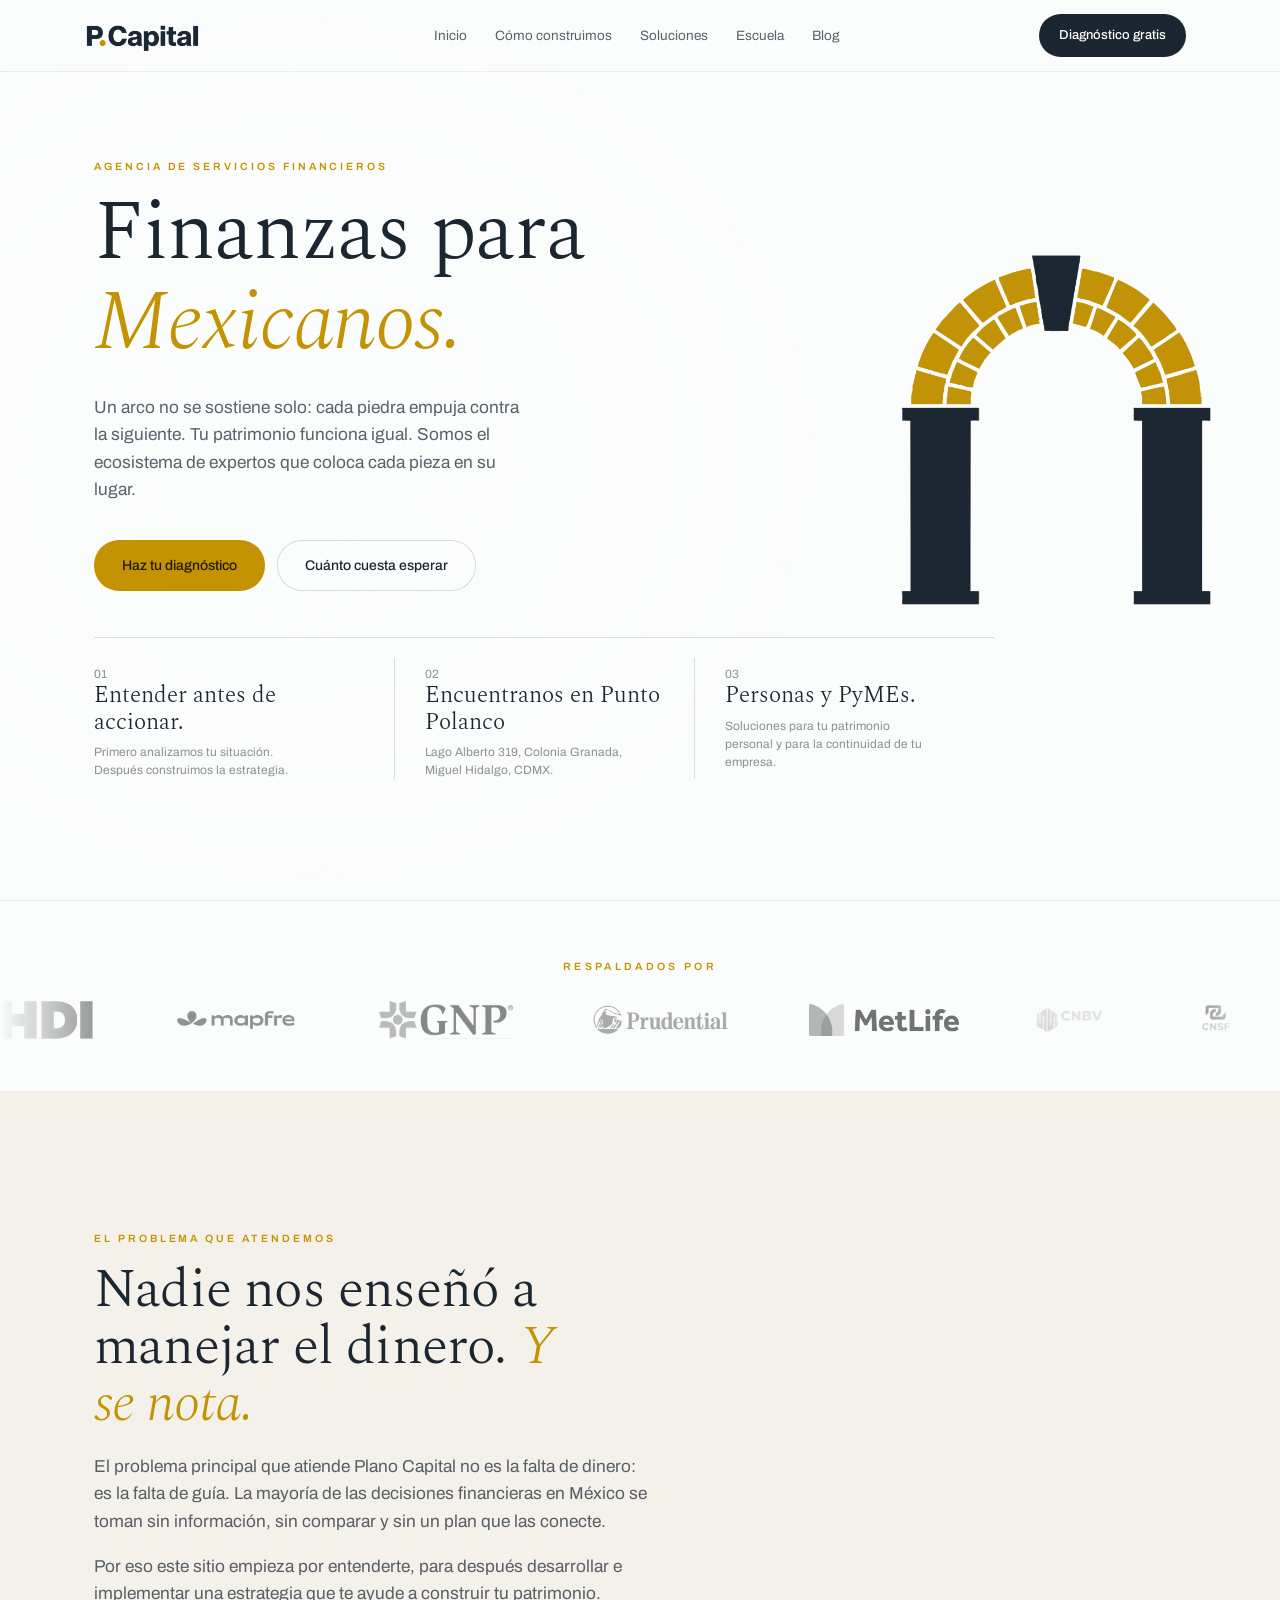
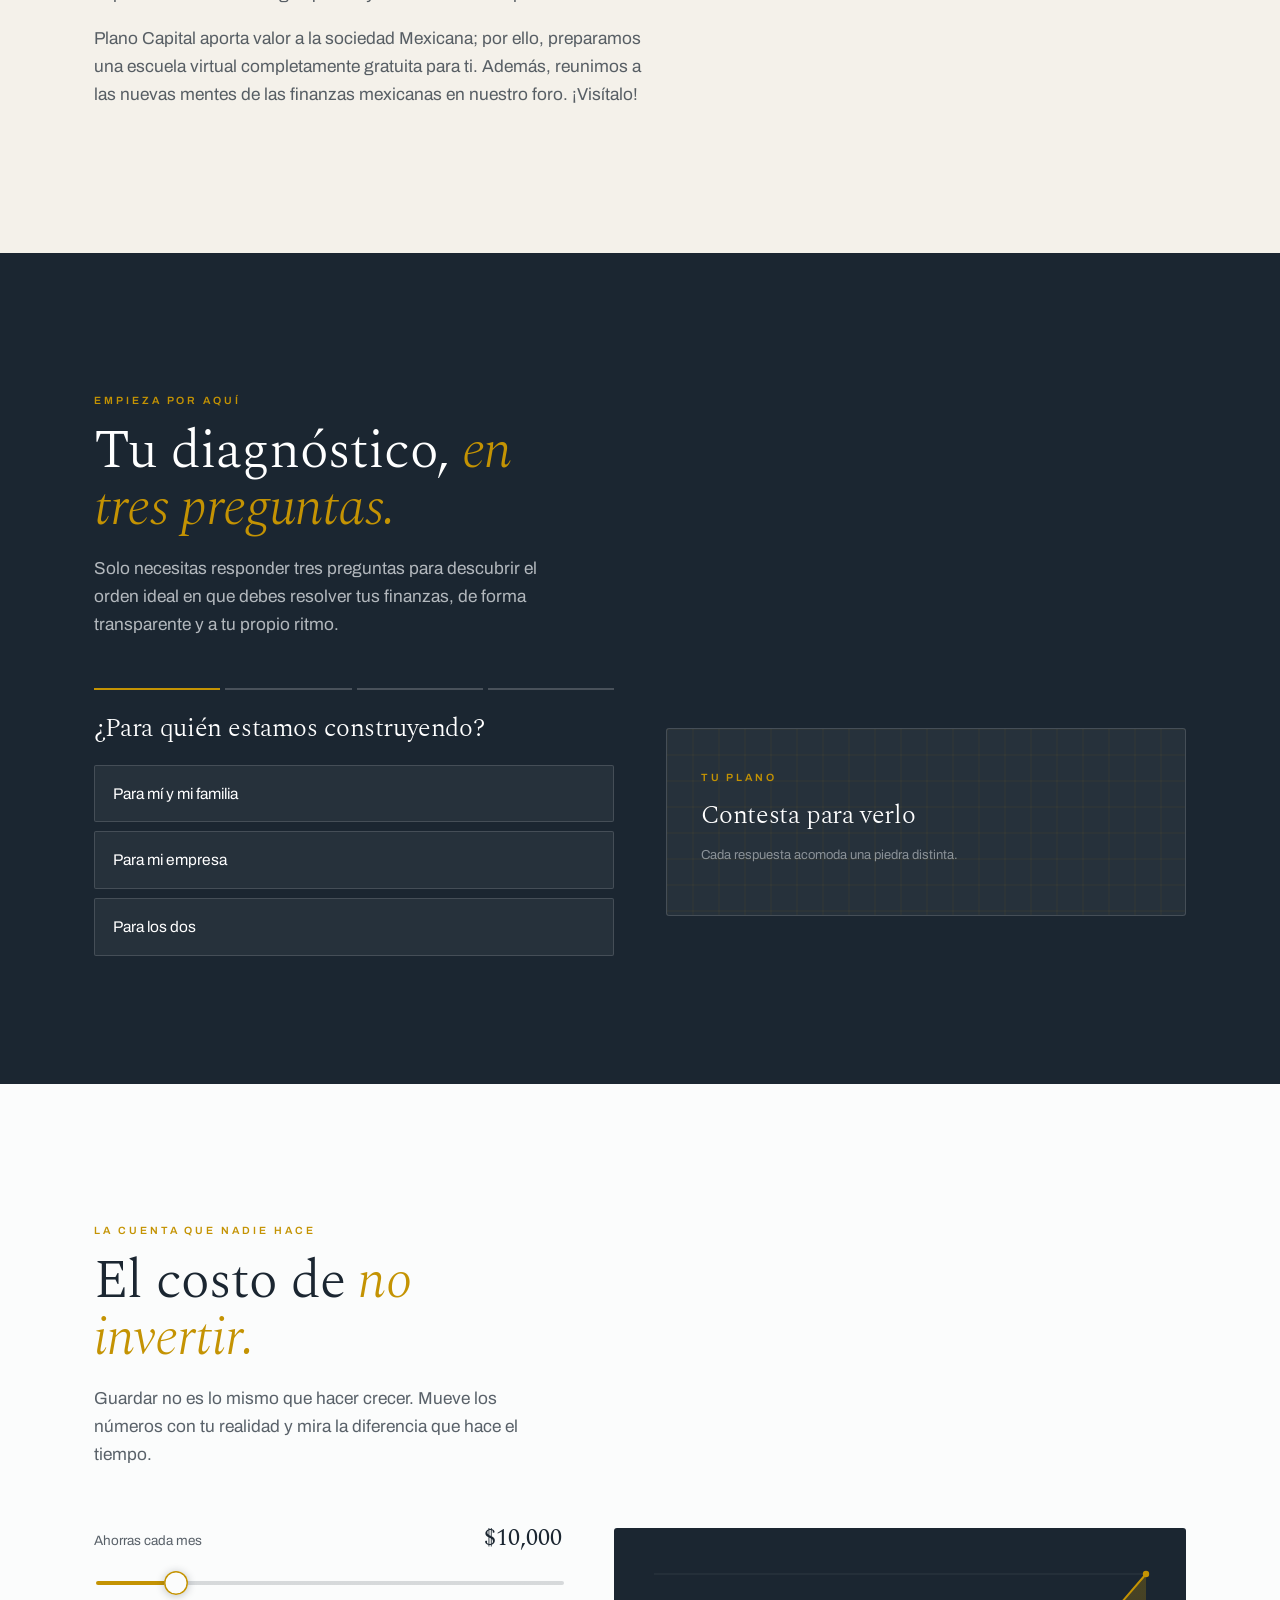
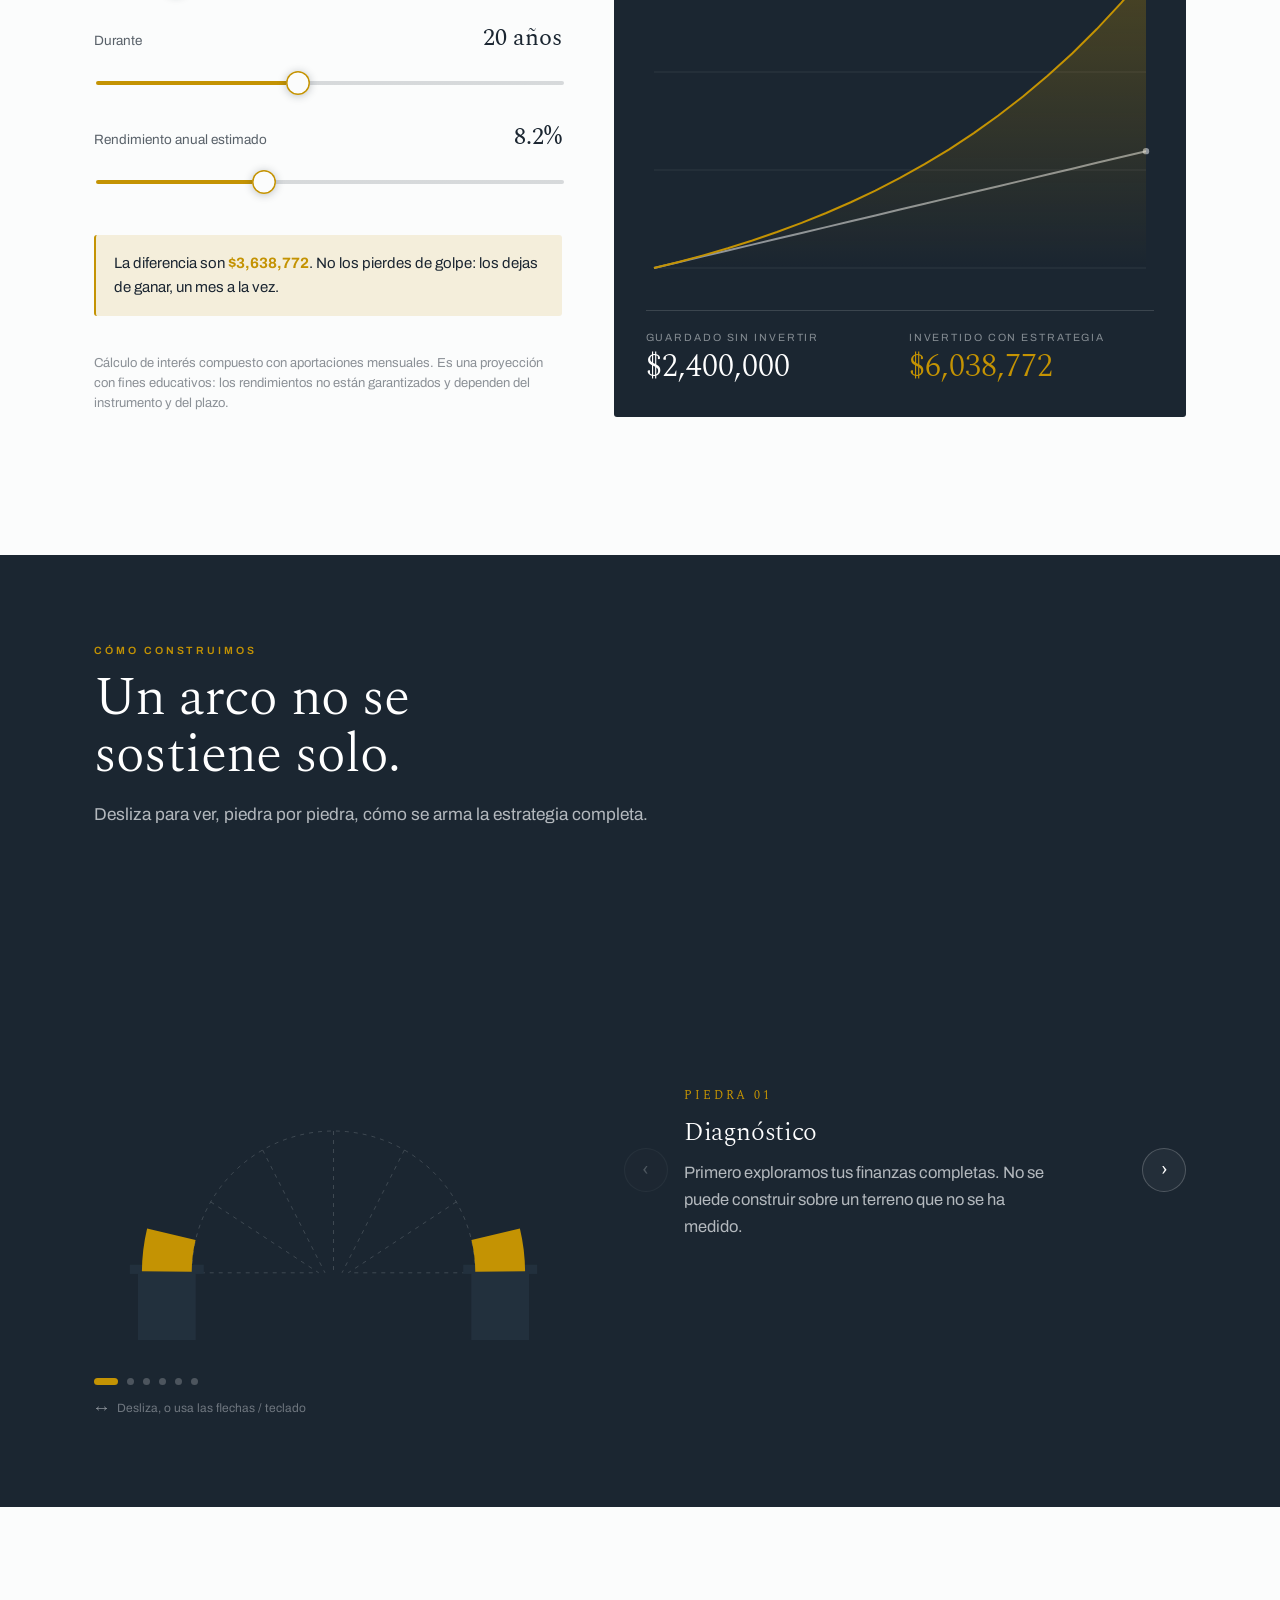
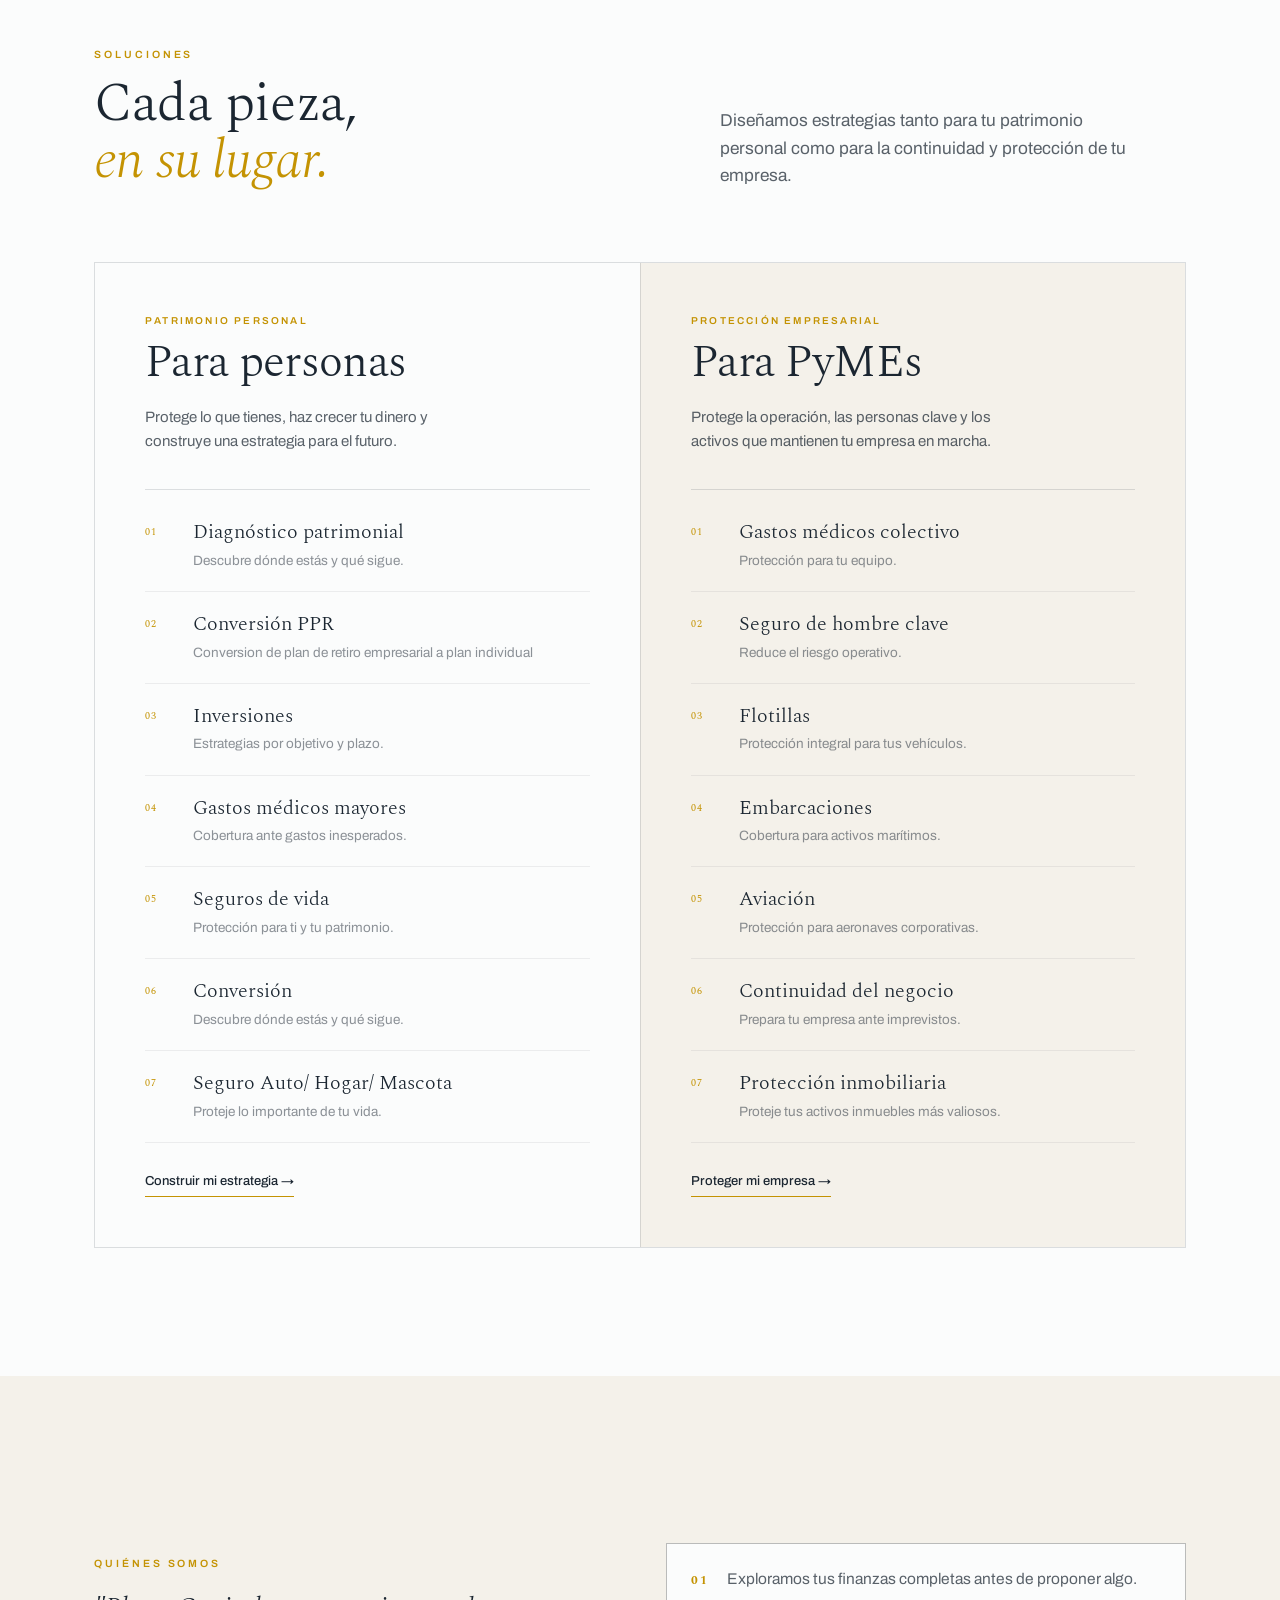
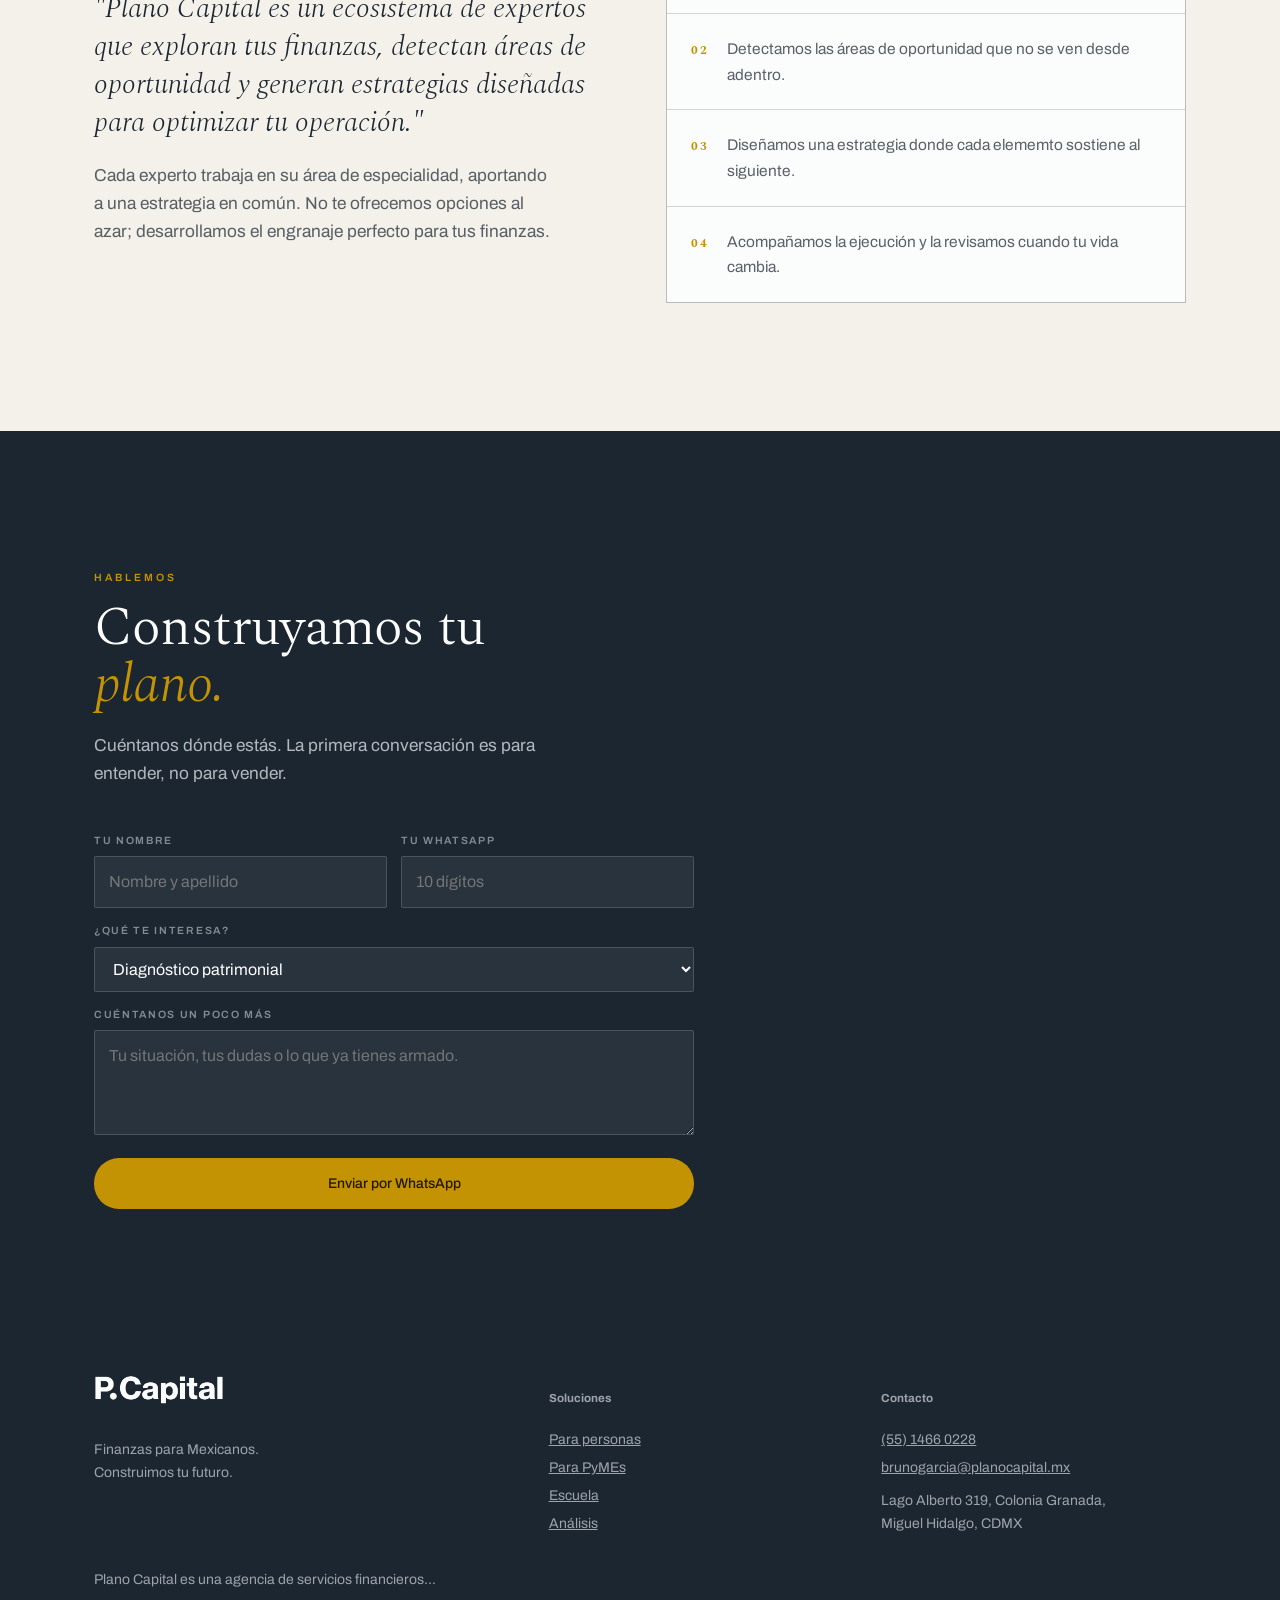
<file: index.html>
<!DOCTYPE html>
<html lang="es-MX">
<head>
<meta charset="utf-8">
<meta name="viewport" content="width=device-width, initial-scale=1">
<title>Plano Capital — Finanzas para Mexicanos</title>
<link rel="shortcut icon" href="src/img/icons/pFAV.png" type="image/x-icon">
<style>
  .wordmark {
  display: inline-flex;
  align-items: center;
  text-decoration: none;
  line-height: 1;
}

.wordmark img {
  display: block;
  width: auto;
  height: 42px;
  object-fit: contain;
}

@media (max-width: 768px) {
  .wordmark img {
    height: 34px;
  }
}
</style>
<meta name="description" content="Un ecosistema de expertos que explora tus finanzas, detecta oportunidades y construye la estrategia de tu patrimonio. Para personas y para PyMEs.">
<meta name="theme-color" content="#1B2631">
<meta
			property="og:image"
			content="https://planocapital-example.netlify.app/seo/SeoIMG.PNG"
		/>
<link rel="preconnect" href="https://fonts.googleapis.com">
<link rel="preconnect" href="https://fonts.gstatic.com" crossorigin="">
<link href="https://fonts.googleapis.com/css2?family=Spectral:ital,wght@0,300;0,400;0,600;1,300&family=Archivo:wght@400;500;600&display=swap" rel="stylesheet">
<link rel="stylesheet" href="src/css/styles.css">
</head>
<body>
<a class="flot on" id="flot" href="https://wa.me/525514660228?text=Hola%2C%20quiero%20una%20asesor%C3%ADa%20con%20Plano%20Capital." target="_blank" rel="noopener" aria-label="WhatsApp">
  <svg viewBox="0 0 24 24" aria-hidden="true"><path d="M12 2a10 10 0 0 0-8.7 15l-1.3 4.7 4.9-1.3A10 10 0 1 0 12 2zm5.3 14.2c-.2.6-1.2 1.2-1.7 1.2-.5 0-2.1-.2-4.4-2.2-2.3-2-2.9-3.6-3-4.1-.1-.5.4-1.5 1-1.7.2-.1.5 0 .7.3l.9 1.5c.1.2.1.4 0 .6l-.4.6c-.1.2-.1.4 0 .5.5.8 1.4 1.7 2.3 2.2.2.1.4.1.5-.1l.5-.6c.2-.2.4-.2.6-.1l1.6.8c.3.2.5.4.4.7z"></path></svg></a>

<header id="hd" class="fija"><div class="bar">
<a href="#inicio" class="wordmark" aria-label="Plano Capital">
  <img
    src="src/img/icons/PlanoNavCapital.png"
    alt="Plano Capital"
    class="wordmark-logo"
  >
</a>  <nav class="nv" id="nv">
    <a href="index.html">Inicio</a>
    <a href="#arco">Cómo construimos</a>
    <a href="#soluciones">Soluciones</a>
    <a href="escuela.html">Escuela</a>
    <a href="blog.html">Blog</a>
  </nav>
  <button class="mtg" id="mtg" aria-label="Menú" aria-expanded="false"><span></span><span></span><span></span></button>
  <a class="btn sm" href="#diagnostico">Diagnóstico gratis</a>
</div></header>

<main id="inicio">

<!-- ═══ HERO ═══ -->
<section class="hero">

  <!-- Símbolo de marca -->
  <div class="hero-arco" aria-hidden="true">
    <img
      src="src/img/icons/Arco.png"
      alt=""
    >
  </div>

  <div class="wrap">

    <p class="ojo vis" data-rv>
      Agencia de servicios financieros
    </p>

    <h1 class="vis" data-rv dl="1">
      Finanzas para <em>Mexicanos.</em>
    </h1>

    <p class="lede vis" data-rv dl="2">
      Un arco no se sostiene solo: cada piedra empuja contra la siguiente.
      Tu patrimonio funciona igual. Somos el ecosistema de expertos que
      coloca cada pieza en su lugar.
    </p>


    <!-- CTAs -->
    <div class="cta vis" data-rv dl="3">

      <a class="btn oro" href="#diagnostico">
        Haz tu diagnóstico
      </a>

      <a class="btn linea" href="#costo">
        Cuánto cuesta esperar
      </a>

    </div>


    <!-- Propuesta de valor -->
    <div class="sello vis" data-rv dl="3">

      <div class="sello-item">
        <span class="sello-num">01</span>

        <div>
          <b>Entender antes de accionar.</b>

          <span>
            Primero analizamos tu situación.
            Después construimos la estrategia.
          </span>
        </div>
      </div>


      <div class="sello-item">
        <span class="sello-num">02</span>

        <div>
          <b>Encuentranos en Punto Polanco</b>

          <span>
            Lago Alberto 319, Colonia Granada,
            Miguel Hidalgo, CDMX.
          </span>
        </div>
      </div>


      <div class="sello-item">
        <span class="sello-num">03</span>

        <div>
          <b>Personas y PyMEs.</b>

          <span>
            Soluciones para tu patrimonio personal
            y para la continuidad de tu empresa.
          </span>
        </div>
      </div>

    </div>

  </div>

</section>
<!-- ═══ RESPALDO: aseguradoras y afores ═══ -->
<section class="respaldo">
  <div class="wrap">
    <p class="ojo">Respaldados por</p>
  </div>

  <div
    class="marquesina"
    aria-label="Aseguradoras y entidades con las que trabajamos"
  >
    <div class="pista-m" id="pistaLogos">

      <div class="fila-m">
        <img
          class="logo-m"
          src="src/img/clientes/HDI.png"
          alt="HDI"
        >

        <img
          class="logo-m"
          src="src/img/clientes/Mapfre.png"
          alt="Mapfre"
        >

        <img
          class="logo-m"
          src="src/img/clientes/GNP.png"
          alt="GNP"
        >

        <img
          class="logo-m"
          src="src/img/clientes/LogoPRUD.png"
          alt="Prudential"
        >

        <img
          class="logo-m"
          src="src/img/clientes/LogoMetLife.png"
          alt="MetLife"
        >

        <img
          class="logo-m"
          src="src/img/clientes/CNBV.png"
          alt="CNBV"
        >

        <img
          class="logo-m"
          src="src/img/clientes/CNSF.png"
          alt="CNSF"
        >
      </div>

    </div>
  </div>
</section>

<!-- ═══ EL PROBLEMA ═══ -->
<section class="pad crema">
  <div class="wrap">
    <p class="ojo vis" data-rv="">El problema que atendemos</p>
    <h2 data-rv="" dl="1" style="margin:.26em 0 0;max-width:18ch" class="vis">Nadie nos enseñó a manejar el dinero. <em>Y se nota.</em></h2>
    <p class="lede vis" data-rv="" dl="2" style="margin-top:20px;max-width:56ch">El problema principal que atiende Plano Capital no es la falta de dinero: es la falta de guía. La mayoría de las decisiones financieras en México se toman sin información, sin comparar y sin un plan que las conecte.</p>
    <p class="lede vis" data-rv="" dl="2" style="margin-top:14px;max-width:56ch">Por eso este sitio empieza por entenderte, para después desarrollar e implementar una estrategia que te ayude a construir tu patrimonio.</p>
    <p class="lede vis" data-rv="" dl="2" style="margin-top:14px;max-width:56ch">Plano Capital aporta valor a la sociedad Mexicana; por ello, preparamos una escuela virtual completamente gratuita para ti. Además, reunimos a las nuevas mentes de las finanzas mexicanas en nuestro foro. ¡Visítalo!</p>

  </div>
</section>

<!-- ═══ DIAGNÓSTICO ═══ -->
<section class="pad noche" id="diagnostico">
  <div class="wrap">
    <p class="ojo" data-rv="">Empieza por aquí</p>
    <h2 data-rv="" dl="1" style="margin:.26em 0 0;max-width:16ch">Tu diagnóstico, <em>en tres preguntas.</em></h2>
    <p class="lede" data-rv="" dl="2" style="margin-top:18px">Solo necesitas responder tres preguntas para descubrir el orden ideal en que debes resolver tus finanzas, de forma transparente y a tu propio ritmo.</p>
    <div class="diag">
      <div data-rv="" dl="1">
        <div class="marca"><i class="on"></i><i></i><i></i><i></i></div>
        <div class="et on" id="e1">
          <h3>¿Para quién estamos construyendo?</h3>
          <div class="opc">
            <button data-v="persona">Para mí y mi familia</button>
            <button data-v="empresa">Para mi empresa</button>
            <button data-v="ambos">Para los dos</button>
          </div>
        </div>
        <div class="et" id="e2">
          <h3>¿Qué te quita el sueño?</h3>
          <div class="opc">
            <button data-v="futuro">No saber si voy a poder retirarme</button>
            <button data-v="riesgo">Que un imprevisto se lleve todo</button>
            <button data-v="crecer">Que mi dinero no esté creciendo</button>
            <button data-v="orden">Tener todo regado y sin plan</button>
          </div>
        </div>
        <div class="et" id="e3">
          <h3>¿Qué tienes armado hoy?</h3>
          <div class="opc">
            <button data-v="nada">Prácticamente nada</button>
            <button data-v="algo">Algo suelto, sin estrategia</button>
            <button data-v="bastante">Bastante, quiero optimizarlo</button>
          </div>
        </div>
        <div class="et" id="e4">
  <h3 style="margin-bottom:6px">Tu plan está listo.</h3>
  <p class="min" style="margin-bottom:18px">Déjanos a dónde mandártelo y te lo explicamos sin compromiso.</p>

  <form id="fDiag" name="diagnostico" method="POST" data-netlify="true" netlify-honeypot="bot-field" action="Gracias/">
    <input type="hidden" name="form-name" value="diagnostico">

    <!-- trampa anti-spam, invisible para personas -->
    <p class="oculto" aria-hidden="true">
      <label>No llenar este campo: <input name="bot-field" tabindex="-1" autocomplete="off"></label>
    </p>

    <!-- respuestas del diagnóstico, se llenan por JS antes de enviar -->
    <input type="hidden" name="para_quien" id="hQ1">
    <input type="hidden" name="preocupacion" id="hQ2">
    <input type="hidden" name="hoy_tiene" id="hQ3">
    <input type="hidden" name="plan_sugerido" id="hReco">

    <div class="d2">
      <div class="campo"><label for="dNom">Tu nombre</label><input type="text" id="dNom" name="nombre" placeholder="Nombre y apellido" autocomplete="name"></div>
      <div class="campo"><label for="dTel">Tu WhatsApp</label><input type="tel" id="dTel" name="whatsapp" placeholder="10 dígitos" autocomplete="tel"></div>
    </div>

    <button class="btn oro" id="dEnv" type="submit" style="width:100%">Recibir mi plan</button>
    <p class="min" id="dErr" style="margin-top:11px"></p>
  </form>
</div>
      </div>
      <div class="plano" data-rv="" dl="2">
        <canvas id="planoC" aria-hidden="true" width="596" height="352"></canvas>
        <div class="adentro">
          <span class="ojo">Tu plano</span>
          <h3 id="pTit" style="margin:12px 0 4px">Contesta para verlo</h3>
          <p class="min" id="pSub">Cada respuesta acomoda una piedra distinta.</p>
          <ul id="pLista"></ul>
        </div>
      </div>
    </div>
  </div>
</section>

<!-- ═══ EL COSTO DE NO INVERTIR ═══ -->
<section class="pad" id="costo">
  <div class="wrap">
    <p class="ojo vis" data-rv="">La cuenta que nadie hace</p>
    <h2 data-rv="" dl="1" style="margin:.26em 0 0;max-width:14ch" class="vis">El costo de <em>no invertir.</em></h2>
    <p class="lede vis" data-rv="" dl="2" style="margin-top:18px">Guardar no es lo mismo que hacer crecer. Mueve los números con tu realidad y mira la diferencia que hace el tiempo.</p>
    <div class="calc">
      <div class="mandos vis" data-rv="" dl="1">
        <label>
          <span class="fl"><span>Ahorras cada mes</span><b id="vAporte">$10,000</b></span>
          <input type="range" id="aporte" min="1000" max="60000" step="500" value="10000">
        </label>
        <label>
          <span class="fl"><span>Durante</span><b id="vAnios">20 años</b></span>
          <input type="range" id="anios" min="5" max="40" step="1" value="20">
        </label>
        <label>
          <span class="fl"><span>Rendimiento anual estimado</span><b id="vTasa">8.2%</b></span>
          <input type="range" id="tasa" min="4" max="16" step="0.1" value="8.2">
        </label>
        <div class="brecha" id="brecha">La diferencia son <b>$3,638,772</b>. No los pierdes de golpe: los dejas de ganar, un mes a la vez.</div>
        <p class="min">Cálculo de interés compuesto con aportaciones mensuales. Es una proyección con fines educativos: los rendimientos no están garantizados y dependen del instrumento y del plazo.</p>
      </div>
      <div class="grafo vis" data-rv="" dl="2">
        <canvas id="lienzo" aria-hidden="true" width="518" height="440"></canvas>
        <div class="res">
          <div><small>Guardado sin invertir</small><b id="rBanco">$2,400,000</b></div>
          <div><small>Invertido con estrategia</small><b class="oroT" id="rPlano">$6,038,772</b></div>
        </div>
      </div>
    </div>
  </div>
</section>

<!-- ═══ EL ARCO SE CONSTRUYE — ahora en carrusel horizontal ═══ -->
<section class="pad constr noche" id="arco">
  <div class="wrap">
    <p class="ojo" data-rv="">Cómo construimos</p>
    <h2 data-rv="" dl="1" style="margin:.2em 0 12px;max-width:16ch">Un arco no se sostiene solo.</h2>
    <p class="lede intro" data-rv="" dl="1">Desliza para ver, piedra por piedra, cómo se arma la estrategia completa.</p>

    <div class="carrusel">
      <div class="cArco" data-rv="" dl="2"><canvas id="arcoC" aria-hidden="true" width="598" height="566"></canvas></div>

      <div class="cTxt" data-rv="" dl="2">
        <button class="flecha" id="arcoPrev" aria-label="Piedra anterior">‹</button>

        <div class="pista" id="pista" tabindex="0" role="group" aria-roledescription="carrusel" aria-label="Cómo construimos, seis pasos">
          <div class="rieles" id="rieles">
            <div class="paso" data-i="0" role="group" aria-roledescription="diapositiva" aria-label="1 de 6">
              <span class="idx">PIEDRA 01</span><h3>Diagnóstico</h3>
              <p>Primero exploramos tus finanzas completas. No se puede construir sobre un terreno que no se ha medido.</p>
            </div>
            <div class="paso" data-i="1" role="group" aria-roledescription="diapositiva" aria-label="2 de 6">
              <span class="idx">PIEDRA 02</span><h3>Protección</h3>
              <p>Seguros y gastos médicos. Es la piedra que evita que todo lo demás se caiga cuando algo sale mal.</p>
            </div>
            <div class="paso" data-i="2" role="group" aria-roledescription="diapositiva" aria-label="3 de 6">
              <span class="idx">PIEDRA 03</span><h3>Inversión</h3>
              <p>Que tu dinero trabaje. Instrumentos elegidos por objetivo y plazo, no por moda.</p>
            </div>
            <div class="paso" data-i="3" role="group" aria-roledescription="diapositiva" aria-label="4 de 6">
              <span class="idx">PIEDRA 04</span><h3>Retiro</h3>
              <p>Planes personales y PPR. El beneficio fiscal de hoy y el ingreso de mañana.</p>
            </div>
            <div class="paso" data-i="4" role="group" aria-roledescription="diapositiva" aria-label="5 de 6">
              <span class="idx">PIEDRA 05</span><h3>Empresa</h3>
              <p>Para PyMEs: continuidad, hombres clave y protección de la operación.</p>
            </div>
            <div class="paso" data-i="5" role="group" aria-roledescription="diapositiva" aria-label="6 de 6">
              <span class="idx">LA CLAVE</span><h3>La estrategia</h3>
              <p>La dovela central. Es la que traba todas las demás y hace que el arco cargue peso. Sin ella hay productos sueltos, no patrimonio.</p>
            </div>
          </div>
        </div>

        <button class="flecha" id="arcoNext" aria-label="Piedra siguiente">›</button>
      </div>
    </div>

    <div class="puntos" id="puntos" role="tablist" aria-label="Ir a un paso"></div>
    <p class="arrastre">
      <svg viewBox="0 0 24 24" fill="none" stroke="currentColor" stroke-width="1.6" aria-hidden="true"><path d="M8 9l-4 3 4 3M16 9l4 3-4 3M4 12h16"></path></svg>
      Desliza, o usa las flechas / teclado
    </p>
  </div>
</section>

<!-- ═══ SOLUCIONES ═══ -->
<section class="pad soluciones-duales" id="soluciones">
  <div class="wrap">

    <div class="soluciones-head">
      <div>
        <p class="ojo">Soluciones</p>
        <h2>Cada pieza, <em>en su lugar.</em></h2>
      </div>

      <p class="lede">
        Diseñamos estrategias tanto para tu patrimonio personal
        como para la continuidad y protección de tu empresa.
      </p>
    </div>


    <div class="soluciones-grid">

      <!-- PERSONAS -->
      <article class="solucion-bloque solucion-personas">

        <div class="solucion-cabecera">
          <!-- <span class="solucion-num">01</span> -->

          <div>
            <span class="solucion-label">Patrimonio personal</span>
            <h3>Para personas</h3>
            <p>
              Protege lo que tienes, haz crecer tu dinero
              y construye una estrategia para el futuro.
            </p>
          </div>
        </div>

        <button class="solucion-toggle" aria-expanded="false" aria-controls="cuerpo-personas">
          <span class="solucion-toggle-txt">Ver servicios</span>
          <span class="solucion-toggle-icono"></span>
        </button>

        <div class="solucion-cuerpo" id="cuerpo-personas">
          <div class="solucion-cuerpo-inner">

            <div class="solucion-lista">

              <div class="solucion-item">
                <span>01</span>
                <h4>Diagnóstico patrimonial</h4>
                <p>Descubre dónde estás y qué sigue.</p>
              </div>

              <div class="solucion-item">
                <span>02</span>
                <h4>Conversión PPR</h4>
                <p>Conversion de plan de retiro empresarial a plan individual</p>
              </div>

              <div class="solucion-item">
                <span>03</span>
                <h4>Inversiones</h4>
                <p>Estrategias por objetivo y plazo.</p>
              </div>

               <div class="solucion-item">
                <span>04</span>
                <h4>Gastos médicos mayores</h4>
                <p>Cobertura ante gastos inesperados.</p>
              </div>


              <div class="solucion-item">
                <span>05</span>
                <h4>Seguros de vida</h4>
                <p>Protección para ti y tu patrimonio.</p>
              </div>

             
               <div class="solucion-item">
                <span>06</span>
                <h4>Conversión</h4>
                <p>Descubre dónde estás y qué sigue.</p>
              </div>

              <div class="solucion-item">
                <span>07</span>
                <h4>Seguro Auto/ Hogar/ Mascota</h4>
                <p>Proteje lo importante de tu vida.</p>
              </div>

             

            </div>

            <a href="#diagnostico" class="solucion-link">
              Construir mi estrategia →
            </a>

          </div>
        </div>

      </article>


      <!-- PYMES -->
      <article class="solucion-bloque solucion-pymes">

        <div class="solucion-cabecera">
          <!-- <span class="solucion-num">02</span> -->

          <div>
            <span class="solucion-label">Protección empresarial</span>
            <h3>Para PyMEs</h3>
            <p>
              Protege la operación, las personas clave
              y los activos que mantienen tu empresa en marcha.
            </p>
          </div>
        </div>

        <button class="solucion-toggle" aria-expanded="false" aria-controls="cuerpo-pymes">
          <span class="solucion-toggle-txt">Ver servicios</span>
          <span class="solucion-toggle-icono"></span>
        </button>

        <div class="solucion-cuerpo" id="cuerpo-pymes">
          <div class="solucion-cuerpo-inner">

            <div class="solucion-lista">

              <div class="solucion-item">
                <span>01</span>
                <h4>Gastos médicos colectivo</h4>
                <p>Protección para tu equipo.</p>
              </div>

              <div class="solucion-item">
                <span>02</span>
                <h4>Seguro de hombre clave</h4>
                <p>Reduce el riesgo operativo.</p>
              </div>

              <div class="solucion-item">
                <span>03</span>
                <h4>Flotillas</h4>
                <p>Protección integral para tus vehículos.</p>
              </div>

              <div class="solucion-item">
                <span>04</span>
                <h4>Embarcaciones</h4>
                <p>Cobertura para activos marítimos.</p>
              </div>

              <div class="solucion-item">
                <span>05</span>
                <h4>Aviación</h4>
                <p>Protección para aeronaves corporativas.</p>
              </div>

              <div class="solucion-item">
                <span>06</span>
                <h4>Continuidad del negocio</h4>
                <p>Prepara tu empresa ante imprevistos.</p>
              </div>

               <div class="solucion-item">
                <span>07</span>
                <h4>Protección inmobiliaria</h4>
                <p>Proteje tus activos inmuebles más valiosos.</p>
              </div>


            </div>

            <a href="#contacto" class="solucion-link">
              Proteger mi empresa →
            </a>

          </div>
        </div>

      </article>

    </div>

  </div>
</section>


<!-- ═══ ESCUELA ═══ 
<section class="pad crema" id="escuela">
  <div class="wrap">
    <p class="ojo" data-rv="">Escuela Plano Capital</p>
    <h2 data-rv="" dl="1" style="margin:.26em 0 0;max-width:17ch">Lo que debieron entenderte <em>y nadie te enseñó.</em></h2>
    <p class="lede" data-rv="" dl="2" style="margin-top:18px">Lecciones cortas, en español claro y sin vendernos nada. Aquí empieza el valor: si sales sabiendo más, ya ganamos los dos.</p>
    <div class="lecs">
      <a class="lec" href="#" data-rv=""><div class="cab"><canvas data-sem="interes" width="596" height="334"></canvas><span>MÓDULO 01</span></div>
        <div class="cu"><h3>Interés compuesto</h3><p>Por qué el tiempo pesa más que el monto, y por qué empezar tarde cuesta tanto.</p>
        <div class="pie"><span>4 lecciones</span><span>18 min</span></div></div></a>
      <a class="lec" href="#" data-rv="" dl="1"><div class="cab"><canvas data-sem="riesgo" width="596" height="334"></canvas><span>MÓDULO 02</span></div>
        <div class="cu"><h3>Proteger antes de crecer</h3><p>Qué asegurar primero, cuánta cobertura es suficiente y qué letras chiquitas sí importan.</p>
        <div class="pie"><span>5 lecciones</span><span>24 min</span></div></div></a>
      <a class="lec" href="#" data-rv="" dl="2"><div class="cab"><canvas data-sem="retiro" width="596" height="334"></canvas><span>MÓDULO 03</span></div>
        <div class="cu"><h3>Retiro sin sustos</h3><p>Afore, PPR y ahorro voluntario: qué hace cada uno y cómo se complementan.</p>
        <div class="pie"><span>4 lecciones</span><span>20 min</span></div></div></a>
      <a class="lec" href="#" data-rv=""><div class="cab"><canvas data-sem="pyme" width="596" height="334"></canvas><span>MÓDULO 04</span></div>
        <div class="cu"><h3>Finanzas de una PyME</h3><p>Separar la bolsa personal de la empresa, y qué riesgos sí pueden tumbar un negocio sano.</p>
        <div class="pie"><span>6 lecciones</span><span>32 min</span></div></div></a>
      <a class="lec" href="#" data-rv="" dl="1"><div class="cab"><canvas data-sem="fiscal" width="596" height="334"></canvas><span>MÓDULO 05</span></div>
        <div class="cu"><h3>El lado fiscal</h3><p>Deducciones que sí existen, cómo funciona el beneficio del PPR y qué documentar.</p>
        <div class="pie"><span>3 lecciones</span><span>15 min</span></div></div></a>
      <a class="lec" href="#" data-rv="" dl="2"><div class="cab"><canvas data-sem="inversion" width="596" height="334"></canvas><span>MÓDULO 06</span></div>
        <div class="cu"><h3>Instrumentos, en simple</h3><p>Cetes, fondos, seguros dotales y unit link: qué es cada uno, sin palabras raras.</p>
        <div class="pie"><span>5 lecciones</span><span>26 min</span></div></div></a>
    </div>
    <p class="min" data-rv="" dl="2" style="margin-top:22px">El contenido de la escuela se carga desde tu panel. Los módulos de arriba son la estructura propuesta.</p>
  </div>
</section>-->

<!-- ═══ ANÁLISIS ═══ 
<section class="pad" id="analisis">
  <div class="wrap">
    <p class="ojo" data-rv="">Análisis</p>
    <h2 data-rv="" dl="1" style="margin:.26em 0 0;max-width:16ch">Lo que está pasando, <em>explicado.</em></h2>
    <div class="arts">
      <a class="art" href="#" data-rv=""><span class="cat">Inversión</span>
        <h3>El costo real de dejar el dinero en la cuenta de nómina</h3>
        <p>Qué le pasa a cien mil pesos guardados diez años, contra los mismos cien mil trabajando.</p>
        <div class="pie">Lectura de 6 min</div></a>
      <a class="art" href="#" data-rv="" dl="1"><span class="cat">PyMEs</span>
        <h3>Qué pasa con tu empresa si mañana faltas</h3>
        <p>El seguro de hombre clave, explicado con un caso real de una empresa familiar.</p>
        <div class="pie">Lectura de 5 min</div></a>
      <a class="art" href="#" data-rv="" dl="2"><span class="cat">Retiro</span>
        <h3>Tu Afore no va a alcanzar. Los números</h3>
        <p>Cuánto vas a recibir realmente y cuánto falta para sostener tu nivel de vida.</p>
        <div class="pie">Lectura de 7 min</div></a>
    </div>
    <p class="min" data-rv="" dl="2" style="margin-top:22px">Los artículos se publican desde tu panel, sin depender de nosotros.</p>
  </div>
</section>-->

<!-- ═══ ECOSISTEMA ═══ -->
<section class="pad crema">
  <div class="wrap eco">
    <div data-rv="">
      <p class="ojo">Quiénes somos</p>
      <p class="cita" style="margin:18px 0 0">"Plano Capital es un ecosistema de expertos que exploran tus finanzas, detectan áreas de oportunidad y generan estrategias diseñadas para optimizar tu operación."</p>
      <p class="lede" style="margin-top:20px">Cada experto trabaja en su área de especialidad, aportando a una estrategia en común. No te ofrecemos opciones al azar; desarrollamos el engranaje perfecto para tus finanzas.</p>
    </div>
    <div class="pilares" data-rv="" dl="1">
      <div class="pilar"><b>01</b><span>Exploramos tus finanzas completas antes de proponer algo.</span></div>
      <div class="pilar"><b>02</b><span>Detectamos las áreas de oportunidad que no se ven desde adentro.</span></div>
      <div class="pilar"><b>03</b><span>Diseñamos una estrategia donde cada elememto sostiene al siguiente.</span></div>
      <div class="pilar"><b>04</b><span>Acompañamos la ejecución y la revisamos cuando tu vida cambia.</span></div>
    </div>
  </div>
</section>

<!-- ═══ CONTACTO ═══ -->
<section class="pad noche" id="contacto">
  <div class="wrap">
    <p class="ojo" data-rv="">Hablemos</p>
    <h2 data-rv="" dl="1" style="margin:.26em 0 0;max-width:15ch">Construyamos tu <em>plano.</em></h2>
    <p class="lede" data-rv="" dl="2" style="margin-top:18px">Cuéntanos dónde estás. La primera conversación es para entender, no para vender.</p>
    <div style="max-width:600px;margin-top:clamp(28px,3.6vw,44px)" data-rv="" dl="2">
      <div class="d2">
        <div class="campo"><label for="cNom">Tu nombre</label><input type="text" id="cNom" placeholder="Nombre y apellido" autocomplete="name"></div>
        <div class="campo"><label for="cTel">Tu WhatsApp</label><input type="tel" id="cTel" placeholder="10 dígitos" autocomplete="tel"></div>
      </div>
      <div class="campo"><label for="cPerfil">¿Qué te interesa?</label>
        <select id="cPerfil">
          <option>Diagnóstico patrimonial</option>
          <option>Inversiones y retiro</option>
          <option>Seguros y protección</option>
          <option>Soluciones para mi PyME</option>
          <option>Todavía no lo sé</option>
        </select></div>
      <div class="campo"><label for="cMsg">Cuéntanos un poco más</label><textarea id="cMsg" rows="3" placeholder="Tu situación, tus dudas o lo que ya tienes armado."></textarea></div>
      <button class="btn oro" id="cEnv" style="width:100%">Enviar por WhatsApp</button>
      <p class="min" id="cErr" style="margin-top:11px"></p>
    </div>
  </div>
</section>
</main>

<footer>
  <div class="wrap">
    <div class="fg">
      <div>
        <a href="#inicio" class="wordmark" aria-label="Plano Capital">
          <img src="src/img/icons/PlanoCapitalW2.png" alt="Plano Capital">
        </a>

        <p style="margin-top:16px;max-width:32ch">
          Finanzas para Mexicanos.<br>
          Construimos tu futuro.
        </p>
      </div>

      <div>
        <h5>Soluciones</h5>
        <p><a href="#soluciones">Para personas</a></p>
        <p><a href="#soluciones">Para PyMEs</a></p>
        <p><a href="#escuela">Escuela</a></p>
        <p><a href="#analisis">Análisis</a></p>
      </div>

      <div>
        <h5>Contacto</h5>
        <p><a href="https://wa.me/525514660228" target="_blank" rel="noopener">(55) 1466 0228</a></p>
        <p><a href="mailto:brunogarcia@planocapital.mx">brunogarcia@planocapital.mx</a></p>
        <p style="margin-top:10px">
          Lago Alberto 319, Colonia Granada,<br>
          Miguel Hidalgo, CDMX
        </p>
      </div>
    </div>

    <div class="legal">
      Plano Capital es una agencia de servicios financieros...
    </div>
  </div>
</footer>

<script>
/* ══ soluciones: acordeón en mobile, uno abierto a la vez ══ */
(function(){
  var bloques = Array.prototype.slice.call(document.querySelectorAll(".solucion-bloque"));
  if(!bloques.length) return;
  bloques.forEach(function(bloque){
    var btn = bloque.querySelector(".solucion-toggle");
    var txt = bloque.querySelector(".solucion-toggle-txt");
    if(!btn) return;
    btn.addEventListener("click", function(){
      var yaAbierto = bloque.classList.contains("abierto");
      bloques.forEach(function(b){
        b.classList.remove("abierto");
        var t = b.querySelector(".solucion-toggle");
        var x = b.querySelector(".solucion-toggle-txt");
        if(t) t.setAttribute("aria-expanded","false");
        if(x) x.textContent = "Ver servicios";
      });
      if(!yaAbierto){
        bloque.classList.add("abierto");
        btn.setAttribute("aria-expanded","true");
        if(txt) txt.textContent = "Ocultar";
      }
    });
  });
})();

  
(function(){
"use strict";
var reduce=window.matchMedia("(prefers-reduced-motion: reduce)").matches;
var ORO="#C49303", TINTA="#1B2631", PETRO="#154360";
function $(i){ return document.getElementById(i); }
function mx(n){ return "$"+Math.round(n).toLocaleString("es-MX"); }

/* ══ EL ARCO: geometría compartida ══ */
function dibujaArco(ctx,W,H,prog,opc){
  opc=opc||{};
  var N=opc.dovelas||13;
  var cx=W/2, base=H*0.86;
  var R=Math.min(W*0.40,H*0.44);
  var gr=R*0.26;
  var Ri=R-gr;
  var colB=opc.oscuro?"#22303D":"#1B2631";
  var colC=opc.oscuro?"#0F1922":"#101820";
  ctx.clearRect(0,0,W,H);

  var cim=Math.max(0,1-Math.max(0,(prog-0.72))/0.28);
  if(cim>0.01){
    ctx.save(); ctx.globalAlpha=cim*0.5;
    ctx.strokeStyle=opc.oscuro?"rgba(238,241,244,.34)":"rgba(27,38,49,.28)";
    ctx.lineWidth=1; ctx.setLineDash([4,5]);
    ctx.beginPath(); ctx.arc(cx,base,Ri,Math.PI,0); ctx.stroke();
    for(var c=0;c<=6;c++){
      var ang=Math.PI+(c/6)*Math.PI;
      ctx.beginPath(); ctx.moveTo(cx+Math.cos(ang)*Ri,base+Math.sin(ang)*Ri);
      ctx.lineTo(cx+Math.cos(ang)*Ri*0.12,base); ctx.stroke();
    }
    ctx.setLineDash([]); ctx.restore();
  }

  var colW=gr*1.16, colH=H*0.30*Math.min(1,prog/0.12);
  if(colH>1){
    ctx.fillStyle=colB;
    [-1,1].forEach(function(s){
      var x=cx+s*(Ri+gr/2)-colW/2;
      ctx.fillRect(x, base, colW, colH);
      ctx.fillRect(x-colW*0.14, base-colW*0.14, colW*1.28, colW*0.16);
    });
  }

  var orden=[];
  var med=(N-1)/2;
  for(var k=0;k<med;k++){ orden.push(k); orden.push(N-1-k); }
  orden.push(med);
  var vis=Math.floor(Math.max(0,(prog-0.12)/0.88)*N+0.0001);
  var sep=0.008;
  for(var i=0;i<orden.length;i++){
    if(i>=vis) break;
    var d=orden[i];
    var a1=Math.PI+(d/N)*Math.PI+sep, a2=Math.PI+((d+1)/N)*Math.PI-sep;
    var esClave=(d===med);
    var t=1;
    if(i===vis-1){ var f=Math.max(0,(prog-0.12)/0.88)*N-(vis-1); t=Math.min(1,f*1.6); }
    var caida=(1-t)*R*0.30;
    ctx.save();
    ctx.globalAlpha=Math.min(1,t*1.4);
    ctx.beginPath();
    ctx.arc(cx,base-caida,R,a1,a2);
    ctx.arc(cx,base-caida,Ri,a2,a1,true);
    ctx.closePath();
    ctx.fillStyle=esClave?colC:ORO;
    ctx.fill();
    ctx.restore();
  }
  return {N:N, vis:vis};
}

function LienzoArco(cv,opc){
  var ctx=cv.getContext("2d"); if(!ctx) return null;
  var W=0,H=0,DPR=1,prog=(opc&&opc.prog)||0;
  function medir(){ W=cv.clientWidth;H=cv.clientHeight; if(!W||!H) return false;
    DPR=Math.min(window.devicePixelRatio||1,2);
    cv.width=Math.round(W*DPR); cv.height=Math.round(H*DPR); ctx.setTransform(DPR,0,0,DPR,0,0); return true; }
  function pinta(p){ if(p!==undefined) prog=p; if(W&&H) dibujaArco(ctx,W,H,prog,opc); }
  if(!medir()) return null;
  pinta();
  var rt; window.addEventListener("resize",function(){ clearTimeout(rt); rt=setTimeout(function(){ if(medir()) pinta(); },180); });
  return { pinta:pinta, medir:medir };
}

/* hero: el arco se construye una vez, al entrar 
(function(){
  var cv=$("arcoHero"); if(!cv) return;
  var A=LienzoArco(cv,{dovelas:13}); if(!A) return;
  if(reduce){ A.pinta(1); return; }
  var t0=null, dur=2600, corriendo=false;
  function paso(ts){
    if(!t0) t0=ts;
    var k=Math.min(1,(ts-t0)/dur);
    A.pinta(1-Math.pow(1-k,2.4));
    if(k<1) requestAnimationFrame(paso);
  }
  function arranca(){ if(corriendo) return; corriendo=true; requestAnimationFrame(paso); }
  if("IntersectionObserver" in window)
    new IntersectionObserver(function(e){ if(e[0].isIntersecting) arranca(); },{threshold:.2}).observe(cv);
  else arranca();
})();*/

/* ══ "Cómo construimos": carrusel horizontal deslizable ══
   Antes: sección pegajosa (position:sticky) de 574svh que avanzaba con el
   scroll vertical de la página. Ahora: una sola pantalla; se desliza con el
   dedo / mouse / flechas / teclado y el arco se anima hacia el paso elegido. */
(function(){
  var cv=$("arcoC"); if(!cv) return;
  var A=LienzoArco(cv,{dovelas:13,oscuro:true}); if(!A) return;
  var pista=$("pista"), rieles=$("rieles"), pasos=Array.prototype.slice.call(rieles.children);
  var N=pasos.length, idx=0;
  var prevB=$("arcoPrev"), nextB=$("arcoNext"), ptsWrap=$("puntos");

  pasos.forEach(function(_,i){
    var b=document.createElement("button");
    b.setAttribute("role","tab");
    b.setAttribute("aria-label","Ir a la piedra "+(i+1)+" de "+N);
    b.addEventListener("click",function(){ ir(i); });
    ptsWrap.appendChild(b);
  });
  var dots=Array.prototype.slice.call(ptsWrap.children);

  function progresoDe(i){ return 0.12 + ((i+1)/N)*0.88; }

  var progActual=0, progObjetivo=progresoDe(0), animando=false;
  function animaArco(){
    progActual += (progObjetivo-progActual)*0.16;
    if(Math.abs(progObjetivo-progActual)<0.0015){ progActual=progObjetivo; animando=false; A.pinta(progActual); return; }
    A.pinta(progActual);
    requestAnimationFrame(animaArco);
  }

  function ir(i){
    idx=Math.max(0,Math.min(N-1,i));
    rieles.style.transform="translateX(-"+(idx*100)+"%)";
    pasos.forEach(function(p,k){ p.setAttribute("aria-hidden",k===idx?"false":"true"); });
    dots.forEach(function(d,k){
      d.classList.toggle("on",k===idx);
      d.setAttribute("aria-selected",k===idx?"true":"false");
    });
    prevB.disabled=idx===0; nextB.disabled=idx===N-1;
    progObjetivo=progresoDe(idx);
    if(reduce){ A.pinta(progObjetivo); progActual=progObjetivo; }
    else if(!animando){ animando=true; requestAnimationFrame(animaArco); }
  }

  prevB.addEventListener("click",function(){ ir(idx-1); });
  nextB.addEventListener("click",function(){ ir(idx+1); });

  /* arrastre: pointer events cubren mouse, touch y stylus a la vez.
     touch-action:pan-y en CSS deja que el scroll vertical de la página
     siga funcionando de forma nativa mientras decidimos si el gesto es horizontal. */
  var startX=0, startY=0, dx=0, arrastrando=false, decidido=null;
  function inicio(x,y){ startX=x; startY=y; dx=0; arrastrando=true; decidido=null; rieles.style.transition="none"; }
  function mueve(x,y){
    if(!arrastrando) return;
    dx=x-startX; var dy=y-startY;
    if(decidido===null && (Math.abs(dx)>6||Math.abs(dy)>6)) decidido = Math.abs(dx)>Math.abs(dy) ? "x":"y";
    if(decidido==="x") rieles.style.transform="translateX(calc(-"+(idx*100)+"% + "+dx+"px))";
  }
  function fin(){
    if(!arrastrando) return;
    arrastrando=false; rieles.style.transition="";
    if(decidido==="x"){
      var ancho=pista.clientWidth||1;
      if(dx< -ancho*0.15 && idx<N-1) ir(idx+1);
      else if(dx>ancho*0.15 && idx>0) ir(idx-1);
      else ir(idx);
    }
    decidido=null;
  }
  pista.addEventListener("pointerdown",function(e){ inicio(e.clientX,e.clientY); try{pista.setPointerCapture(e.pointerId);}catch(err){} });
  pista.addEventListener("pointermove",function(e){ mueve(e.clientX,e.clientY); });
  pista.addEventListener("pointerup",fin);
  pista.addEventListener("pointercancel",fin);
  pista.addEventListener("pointerleave",function(){ if(arrastrando) fin(); });
  pista.addEventListener("keydown",function(e){
    if(e.key==="ArrowRight"){ ir(idx+1); e.preventDefault(); }
    if(e.key==="ArrowLeft"){ ir(idx-1); e.preventDefault(); }
  });

  ir(0);
})();

/* ══ CALCULADORA: el costo de no invertir ══ */
(function(){
  var a=$("aporte"), n=$("anios"), t=$("tasa"), cv=$("lienzo");
  if(!a||!cv) return;
  var ctx=cv.getContext("2d"), W=0,H=0,DPR=1, serieA=[], serieB=[], anim=0;
  function medir(){ W=cv.clientWidth;H=cv.clientHeight; if(!W||!H) return false;
    DPR=Math.min(window.devicePixelRatio||1,2);
    cv.width=Math.round(W*DPR); cv.height=Math.round(H*DPR); ctx.setTransform(DPR,0,0,DPR,0,0); return true; }
  function calcula(){
    var P=+a.value, Y=+n.value, R=+t.value/100, i=R/12, m=Y*12;
    serieA=[]; serieB=[];
    for(var k=0;k<=Y;k++){
      var meses=k*12;
      serieB.push(P*meses);
      serieA.push(i>0 ? P*((Math.pow(1+i,meses)-1)/i) : P*meses);
    }
    var fin=serieA[Y], sin=serieB[Y];
    $("vAporte").textContent=mx(P);
    $("vAnios").textContent=Y+" años";
    $("vTasa").textContent=(+t.value).toFixed(1)+"%";
    $("rBanco").textContent=mx(sin);
    $("rPlano").textContent=mx(fin);
    $("brecha").innerHTML="La diferencia son <b>"+mx(fin-sin)+"</b>. No los pierdes de golpe: los dejas de ganar, un mes a la vez.";
    [a,n,t].forEach(function(s){ s.style.setProperty("--p",((s.value-s.min)/(s.max-s.min)*100)+"%"); });
    anim=0; if(!reduce) requestAnimationFrame(sube); else pinta(1);
  }
  function sube(){ anim=Math.min(1,anim+0.06); pinta(anim); if(anim<1) requestAnimationFrame(sube); }
  function pinta(k){
    if(!W&&!medir()) return;
    ctx.clearRect(0,0,W,H);
    var pad={l:8,r:8,t:14,b:22};
    var maxV=serieA[serieA.length-1]||1;
    var X=function(idx){ return pad.l+(idx/(serieA.length-1))*(W-pad.l-pad.r); };
    var Y=function(v){ return H-pad.b-(v/maxV)*(H-pad.t-pad.b); };
    ctx.strokeStyle="rgba(255,255,255,.09)"; ctx.lineWidth=1;
    for(var g=0;g<=3;g++){ var y=pad.t+(g/3)*(H-pad.t-pad.b);
      ctx.beginPath(); ctx.moveTo(pad.l,y); ctx.lineTo(W-pad.r,y); ctx.stroke(); }
    function linea(S,col,relleno){
      var hasta=Math.max(1,Math.floor(S.length*k));
      ctx.beginPath();
      for(var i=0;i<hasta;i++){ var x=X(i),y=Y(S[i]); i?ctx.lineTo(x,y):ctx.moveTo(x,y); }
      if(relleno){
        ctx.lineTo(X(hasta-1),H-pad.b); ctx.lineTo(X(0),H-pad.b); ctx.closePath();
        var gr=ctx.createLinearGradient(0,pad.t,0,H-pad.b);
        gr.addColorStop(0,"rgba(196,147,3,.28)"); gr.addColorStop(1,"rgba(196,147,3,0)");
        ctx.fillStyle=gr; ctx.fill();
        ctx.beginPath();
        for(var j=0;j<hasta;j++){ var x2=X(j),y2=Y(S[j]); j?ctx.lineTo(x2,y2):ctx.moveTo(x2,y2); }
      }
      ctx.strokeStyle=col; ctx.lineWidth=2; ctx.stroke();
      if(hasta>0){ ctx.beginPath(); ctx.arc(X(hasta-1),Y(S[hasta-1]),3.2,0,6.283); ctx.fillStyle=col; ctx.fill(); }
    }
    linea(serieB,"rgba(238,241,244,.55)",false);
    linea(serieA,ORO,true);
  }
  [a,n,t].forEach(function(s){ s.addEventListener("input",calcula); });
  var rt; window.addEventListener("resize",function(){ clearTimeout(rt); rt=setTimeout(function(){ if(medir()) pinta(1); },180); });
  medir(); calcula();
})();

/* ══ pestañas de soluciones ══ */
(function(){
  var bs=document.querySelectorAll(".tabs button"); if(!bs.length) return;
  bs.forEach(function(b){
    b.addEventListener("click",function(){
      bs.forEach(function(x){ x.setAttribute("aria-selected", x===b ? "true":"false"); });
      var e=b.getAttribute("data-t")==="e";
      $("gp").classList.toggle("oculto",e);
      $("ge").classList.toggle("oculto",!e);
    });
  });
})();

/* ══ diagnóstico ══ */

/* ══ sigilos de la escuela: arcos generativos por módulo ══ */
(function(){
  document.querySelectorAll("canvas[data-sem]").forEach(function(cv){
    var ctx=cv.getContext("2d"); if(!ctx) return;
    var W=cv.clientWidth||400,H=cv.clientHeight||225;
    if(!W||!H) return;
    var DPR=Math.min(window.devicePixelRatio||1,2);
    cv.width=Math.round(W*DPR); cv.height=Math.round(H*DPR); ctx.setTransform(DPR,0,0,DPR,0,0);
    var s=cv.getAttribute("data-sem"), h=0;
    for(var i=0;i<s.length;i++) h=(h*31+s.charCodeAt(i))>>>0;
    function r(k){ var x=Math.sin(h+k*97.13)*43758.5453; return x-Math.floor(x); }
    ctx.fillStyle="#1B2631"; ctx.fillRect(0,0,W,H);
    var n=3+Math.floor(r(1)*4), cx=W*(0.24+r(2)*0.5), base=H*1.02;
    for(var k=0;k<n;k++){
      var R=H*(0.34+k*(0.13+r(k+3)*0.07));
      ctx.beginPath(); ctx.arc(cx,base,R,Math.PI,0);
      ctx.strokeStyle=k===n-1?ORO:"rgba(196,147,3,"+(0.16+k*0.06).toFixed(2)+")";
      ctx.lineWidth=k===n-1?2:1; ctx.stroke();
    }
    var d=7+Math.floor(r(9)*6);
    for(var j=0;j<d;j++){
      var a1=Math.PI+(j/d)*Math.PI+0.012, a2=Math.PI+((j+1)/d)*Math.PI-0.012;
      var Ro=H*0.34, Ri=Ro-H*0.075;
      if(r(j+20)>0.45) continue;
      ctx.beginPath(); ctx.arc(cx,base,Ro,a1,a2); ctx.arc(cx,base,Ri,a2,a1,true); ctx.closePath();
      ctx.fillStyle="rgba(196,147,3,.5)"; ctx.fill();
    }
  });
})();

/* fondo del plano: retícula técnica */
(function(){
  var cv=$("planoC"); if(!cv) return;
  var ctx=cv.getContext("2d"); if(!ctx) return;
  function pinta(){
    var W=cv.clientWidth,H=cv.clientHeight; if(!W||!H) return;
    var DPR=Math.min(window.devicePixelRatio||1,2);
    cv.width=Math.round(W*DPR); cv.height=Math.round(H*DPR); ctx.setTransform(DPR,0,0,DPR,0,0);
    ctx.clearRect(0,0,W,H);
    ctx.strokeStyle="rgba(196,147,3,.16)"; ctx.lineWidth=1;
    for(var x=0;x<W;x+=26){ ctx.beginPath(); ctx.moveTo(x,0); ctx.lineTo(x,H); ctx.stroke(); }
    for(var y=0;y<H;y+=26){ ctx.beginPath(); ctx.moveTo(0,y); ctx.lineTo(W,y); ctx.stroke(); }
  }
  pinta();
  var rt; window.addEventListener("resize",function(){ clearTimeout(rt); rt=setTimeout(pinta,180); });
})();

/* ══ reveals ══ */
(function(){
  var tg=Array.prototype.slice.call(document.querySelectorAll("[data-rv]"));
  if(reduce){ tg.forEach(function(e){e.classList.add("vis");}); return; }
  var pend=false;
  function revisa(){
    var vh=window.innerHeight||0;
    for(var i=tg.length-1;i>=0;i--){
      var r=tg[i].getBoundingClientRect();
      if(r.top<vh*0.92 && r.bottom>-80){ tg[i].classList.add("vis"); tg.splice(i,1); }
    }
    pend=false;
  }
  function pedir(){ if(!pend){ pend=true; requestAnimationFrame(revisa); } }
  window.addEventListener("scroll",pedir,{passive:true});
  window.addEventListener("resize",pedir); window.addEventListener("load",pedir);
  revisa(); setTimeout(revisa,240); setTimeout(revisa,900);
})();

/* ══ barra ══ */
(function(){
  var h=$("hd"), f=$("flot"), tk=false;
  function upd(){ var y=window.scrollY||0; h.classList.toggle("fija",y>28); f.classList.toggle("on",y>700); tk=false; }
  window.addEventListener("scroll",function(){ if(!tk){tk=true;requestAnimationFrame(upd);} },{passive:true}); upd();
  var m=$("mtg");
  m.addEventListener("click",function(){ var o=h.classList.toggle("abre"); m.setAttribute("aria-expanded",o?"true":"false"); });
  document.querySelectorAll("nav.nv a").forEach(function(a){
    a.addEventListener("click",function(){ h.classList.remove("abre"); m.setAttribute("aria-expanded","false"); });
  });
})();

/* ══ contacto ══ */
(function(){
  var b=$("cEnv"); if(!b) return;
  b.addEventListener("click",function(){
    var n=$("cNom").value.trim(), t=$("cTel").value.trim(),
        p=$("cPerfil").value, m=$("cMsg").value.trim(), e=$("cErr");
    if(!n){ e.textContent="Falta tu nombre."; $("cNom").focus(); return; }
    if(!t){ e.textContent="Falta tu WhatsApp."; $("cTel").focus(); return; }
    e.textContent="";
    var txt="Hola Plano Capital, soy "+n+".\nMe interesa: "+p+"\nMi WhatsApp: "+t+(m?("\n\n"+m):"");
    window.open("https://wa.me/525514660228?text="+encodeURIComponent(txt),"_blank","noopener");
  });
})();
})();
</script>
<script>
  (function () {

  const pista = document.getElementById("pistaLogos");

  if (!pista) return;


  /* Primera y única fila escrita en HTML */
  const original = pista.querySelector(".fila-m");

  if (!original) return;


  /*
   * Creamos una copia EXACTA automáticamente.
   * No tienes que mantener dos listas de logos.
   */
  const copia = original.cloneNode(true);

  copia.setAttribute("aria-hidden", "true");


  /* Los alt de la copia no deben repetirse
     para lectores de pantalla */
  copia.querySelectorAll("img").forEach(img => {
    img.alt = "";
  });


  pista.appendChild(copia);



  function medirCarrusel() {

    /*
     * offsetWidth devuelve el ancho REAL:
     *
     * logos
     * + gaps
     * + padding final
     */
    const ancho = original.offsetWidth;


    pista.style.setProperty(
      "--ancho-logos",
      ancho
    );

  }



  /*
   * Esperamos a que TODAS las imágenes
   * tengan sus dimensiones.
   *
   * Esto evita precisamente el hueco
   * que puede aparecer si calculamos
   * antes de cargar los PNG.
   */
  const imagenes = original.querySelectorAll("img");


  Promise.all(

    Array.from(imagenes).map(img => {

      if (img.complete) {
        return Promise.resolve();
      }

      return new Promise(resolve => {

        img.addEventListener(
          "load",
          resolve,
          { once: true }
        );

        img.addEventListener(
          "error",
          resolve,
          { once: true }
        );

      });

    })

  ).then(() => {

    medirCarrusel();

    pista.classList.add("lista");

  });



  /* recalcular en responsive */
  let resizeTimer;

  window.addEventListener("resize", () => {

    clearTimeout(resizeTimer);

    resizeTimer = setTimeout(() => {

      medirCarrusel();

    }, 150);

  });


})();
</script>
<script src="src/js/diagnostico.js"></script>
</body>
</html>
</file>
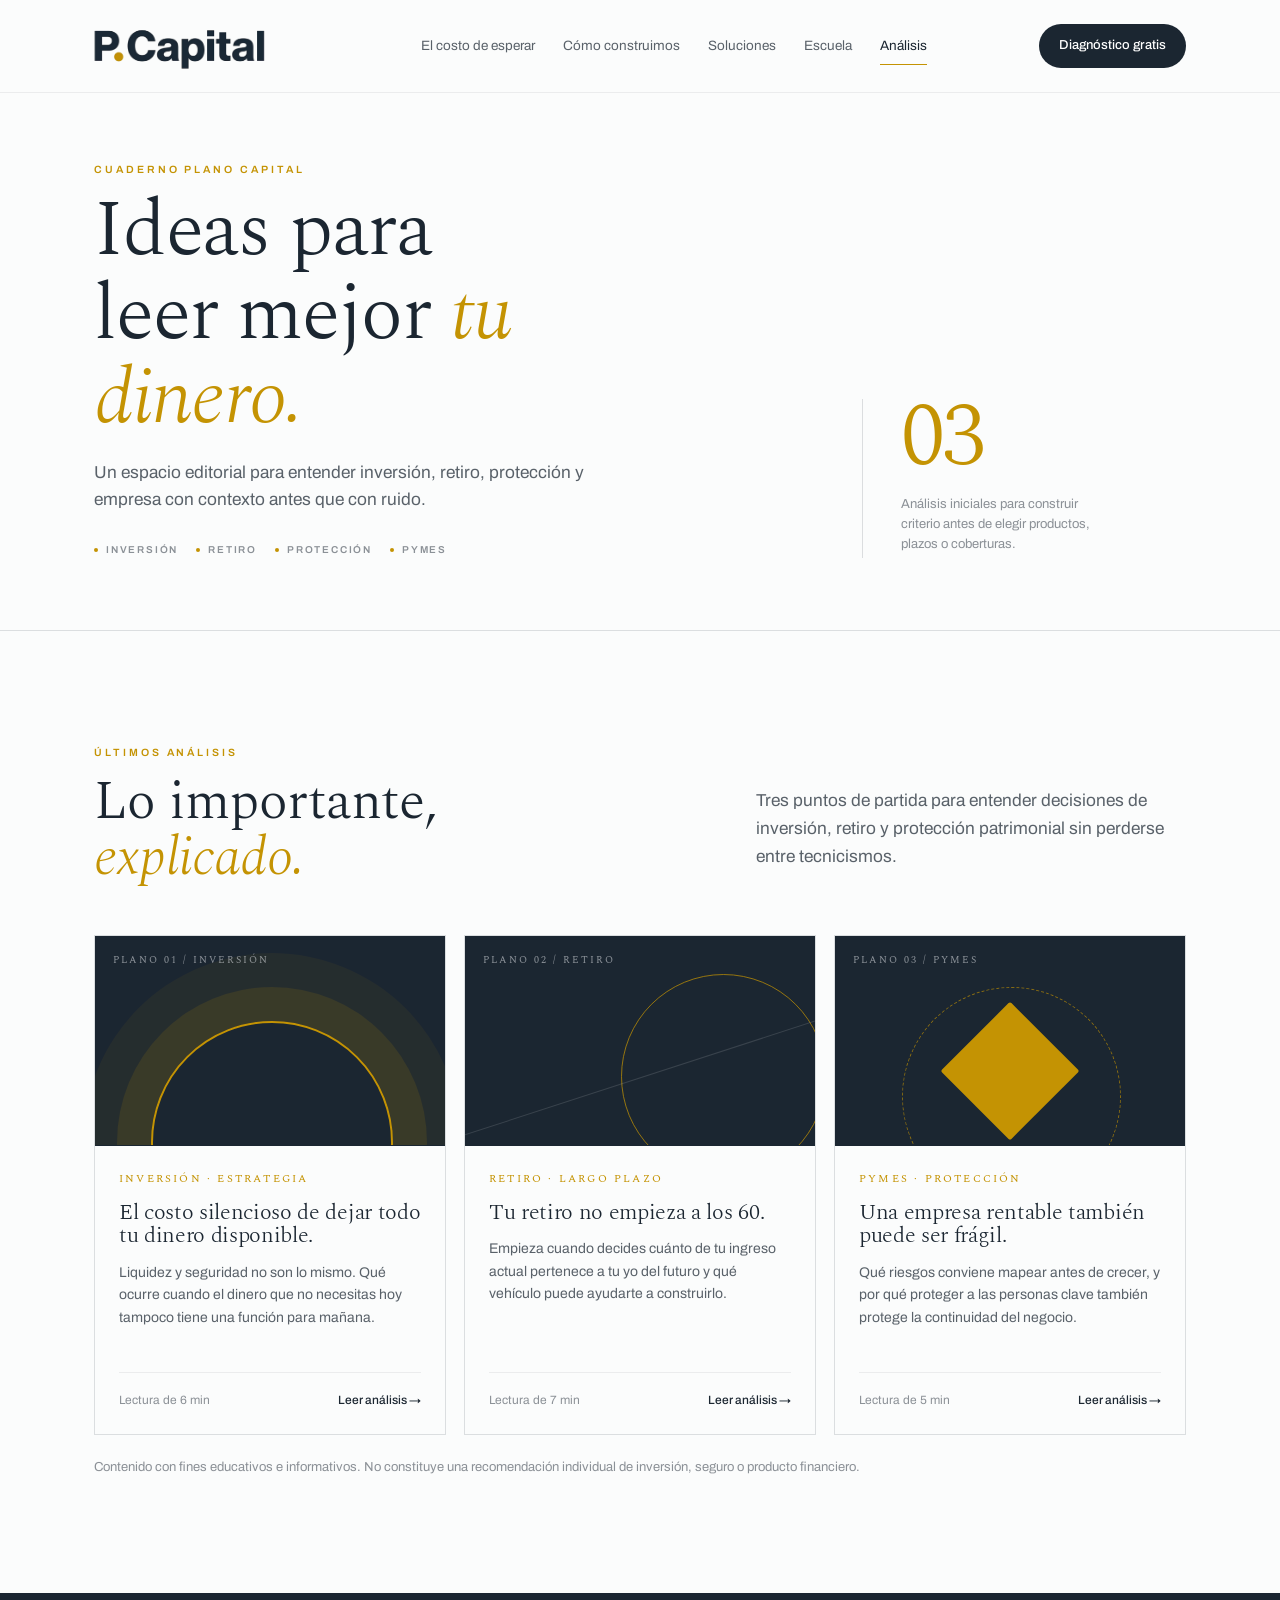
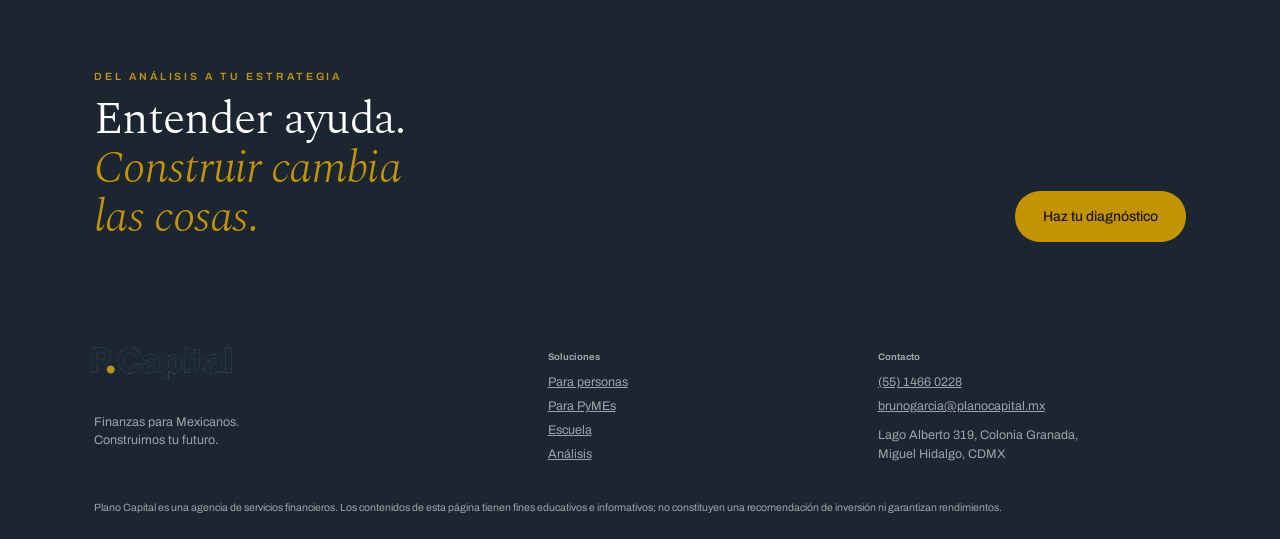
<file: blog.html>
<!DOCTYPE html>
<html lang="es-MX">
<head>
  <meta charset="utf-8">
  <meta name="viewport" content="width=device-width, initial-scale=1">
  <title>Blog — Plano Capital</title>
  <meta name="description" content="Ideas y análisis sobre inversión, retiro, protección y finanzas para PyMEs, explicados por Plano Capital.">
  <meta name="theme-color" content="#1B2631">

  <link rel="preconnect" href="https://fonts.googleapis.com">
  <link rel="preconnect" href="https://fonts.gstatic.com" crossorigin>
  <link href="https://fonts.googleapis.com/css2?family=Spectral:ital,wght@0,300;0,400;0,600;1,300&family=Archivo:wght@400;500;600&display=swap" rel="stylesheet">
  <link rel="stylesheet" href="src/css/styles.css">

  <!-- Estilos exclusivos de blog.html para no tocar styles.css -->
  <style>
    .blog-page { padding-top: 0; }

    /* HERO EDITORIAL: compacto, asimétrico y distinto al hero del index */
    .blog-hero {
      min-height: 430px;
      padding: clamp(118px, 13vw, 150px) 0 clamp(54px, 6vw, 72px);
      overflow: hidden;
      background: var(--papel);
      border-bottom: 1px solid var(--linea);
    }

    .blog-hero .wrap {
      position: relative;
      z-index: 2;
      display: grid;
      grid-template-columns: minmax(0, 1.15fr) minmax(260px, .55fr);
      gap: clamp(38px, 7vw, 100px);
      align-items: end;
    }

    .blog-hero-main { max-width: 760px; }

    .blog-hero h1 {
      margin: .14em 0 .22em;
      max-width: 11ch;
      font-size: clamp(46px, 6.2vw, 82px);
    }

    .blog-hero .lede {
      max-width: 52ch;
      margin: 0;
    }

    .blog-hero-side {
      border-left: 1px solid var(--linea);
      padding-left: clamp(24px, 3vw, 40px);
      padding-bottom: 4px;
    }

    .blog-hero-side .numero {
      display: block;
      font-family: var(--s);
      font-size: clamp(54px, 7vw, 88px);
      font-weight: 300;
      line-height: .9;
      color: var(--oro);
      letter-spacing: -.04em;
    }

    .blog-hero-side p {
      margin: 16px 0 0;
      max-width: 27ch;
      font-size: 13px;
      line-height: 1.55;
      color: var(--tinta-45);
    }

    .blog-topics {
      display: flex;
      flex-wrap: wrap;
      gap: 8px 18px;
      margin-top: 28px;
    }

    .blog-topics span {
      font-size: 10px;
      font-weight: 600;
      letter-spacing: .18em;
      text-transform: uppercase;
      color: var(--tinta-45);
    }

    .blog-topics span::before {
      content: "";
      display: inline-block;
      width: 4px;
      height: 4px;
      border-radius: 50%;
      background: var(--oro);
      margin-right: 8px;
      vertical-align: middle;
    }

    .blog-section { padding: clamp(66px, 8vw, 104px) 0; }

    .blog-heading {
      display: grid;
      grid-template-columns: 1fr minmax(260px, .72fr);
      gap: clamp(28px, 5vw, 72px);
      align-items: end;
    }

    .blog-heading .lede { justify-self: end; }

    /* GRID SIMÉTRICO: las tres cards tienen exactamente la misma geometría */
    .blog-grid {
      display: grid;
      grid-template-columns: repeat(3, minmax(0, 1fr));
      gap: 18px;
      margin-top: clamp(32px, 4vw, 48px);
    }

    .blog-card,
    .blog-card.featured {
      min-width: 0;
      min-height: 500px;
      background: var(--papel);
      border: 1px solid var(--linea);
      text-decoration: none;
      display: flex;
      flex-direction: column;
      overflow: hidden;
      transition:
        transform .35s var(--e),
        box-shadow .35s var(--e),
        background .35s;
    }

    .blog-card:hover {
      background: #fff;
      transform: translateY(-4px);
      box-shadow: 0 16px 34px rgba(27,38,49,.08);
    }

    .blog-visual,
    .blog-card.featured .blog-visual {
      height: 210px;
      min-height: 210px;
      position: relative;
      overflow: hidden;
      background: var(--tinta);
      border-bottom: 1px solid var(--linea);
    }

    .blog-visual::before,
    .blog-visual::after {
      content: "";
      position: absolute;
    }

    .blog-card:nth-child(1) .blog-visual::before {
      width: 68%; aspect-ratio: 1; left: 16%; bottom: -56%;
      border: 2px solid var(--oro);
      border-radius: 50%;
      box-shadow: 0 0 0 34px rgba(196,147,3,.12), 0 0 0 68px rgba(196,147,3,.06);
    }

    .blog-card:nth-child(2) .blog-visual::before {
      width: 58%; aspect-ratio: 1; right: -3%; top: 18%;
      border: 1px solid rgba(196,147,3,.72);
      border-radius: 50%;
    }

    .blog-card:nth-child(2) .blog-visual::after {
      width: 150%; height: 1px; left: -22%; top: 66%;
      background: rgba(255,255,255,.13);
      transform: rotate(-18deg);
    }

    .blog-card:nth-child(3) .blog-visual::before {
      width: 62%; aspect-ratio: 1; left: 19%; top: 24%;
      border: 1px dashed rgba(196,147,3,.65);
      border-radius: 50%;
    }

    .blog-card:nth-child(3) .blog-visual::after {
      width: 28%; aspect-ratio: 1; left: 36%; top: 41%;
      background: var(--oro);
      border-radius: 2px;
      transform: rotate(45deg);
    }

    .blog-label {
      position: absolute;
      left: 18px;
      top: 16px;
      z-index: 2;
      color: rgba(238,241,244,.54);
      font-family: var(--s);
      font-size: 10px;
      letter-spacing: .2em;
      text-transform: uppercase;
    }

    .blog-copy {
      padding: 24px;
      display: flex;
      flex-direction: column;
      flex: 1;
      gap: 10px;
    }

    .blog-cat {
      font-family: var(--s);
      font-size: 11px;
      letter-spacing: .2em;
      text-transform: uppercase;
      color: var(--oro);
    }

    .blog-copy h2,
    .blog-copy h3 {
      margin: 2px 0 0;
      font-size: clamp(21px, 1.7vw, 26px);
      line-height: 1.08;
    }

    .blog-copy p {
      margin: 4px 0 0;
      font-size: 14px;
      line-height: 1.62;
      color: var(--tinta-70);
    }

    .blog-foot {
      margin-top: auto;
      padding-top: 18px;
      display: flex;
      align-items: center;
      justify-content: space-between;
      gap: 12px;
      border-top: 1px solid var(--linea-s);
      font-size: 12px;
      color: var(--tinta-45);
    }

    .blog-read { color: var(--tinta); font-weight: 500; white-space: nowrap; }

    .blog-bridge { padding: clamp(48px, 5vw, 68px) 0; }
    .blog-bridge .wrap {
      display: grid;
      grid-template-columns: 1fr auto;
      gap: 38px;
      align-items: end;
    }
    .blog-bridge h2 { max-width: 15ch; font-size: clamp(30px, 3.6vw, 50px); }

    /* Footer más compacto solo en blog.html */
    body > footer {
      padding: 28px 0 22px;
    }

    body > footer .fg {
      gap: 22px;
      align-items: start;
    }

    body > footer .wordmark-logo {
      width: 178px;
    }

    body > footer p {
      font-size: 12.5px;
      line-height: 1.5;
      margin-bottom: 5px;
    }

    body > footer h5 {
      margin-bottom: 8px;
      font-size: 9.5px;
    }

    body > footer .legal {
      margin-top: 18px;
      padding-top: 14px;
      font-size: 10.5px;
      line-height: 1.6;
    }

    nav.nv a[aria-current="page"] {
      color: var(--tinta);
      position: relative;
    }
    nav.nv a[aria-current="page"]::after {
      content: "";
      position: absolute;
      left: 0;
      right: 0;
      bottom: -8px;
      height: 1px;
      background: var(--oro);
    }

    @media (max-width: 960px) {
      .blog-hero .wrap { grid-template-columns: 1fr .48fr; }
      .blog-heading { grid-template-columns: 1fr; }
      .blog-heading .lede { justify-self: start; }
      .blog-grid { grid-template-columns: 1fr 1fr; }
      .blog-card:nth-child(3) { grid-column: 1 / -1; }
      .blog-card:nth-child(3) { min-height: 440px; }
    }

    @media (max-width: 700px) {
      .blog-hero {
        min-height: 0;
        padding: 108px 0 48px;
      }
      .blog-hero .wrap { grid-template-columns: 1fr; gap: 30px; }
      .blog-hero h1 { font-size: clamp(42px, 13vw, 60px); }
      .blog-hero-side {
        border-left: 0;
        border-top: 1px solid var(--linea);
        padding: 22px 0 0;
        display: grid;
        grid-template-columns: auto 1fr;
        gap: 20px;
        align-items: end;
      }
      .blog-hero-side .numero { font-size: 54px; }
      .blog-hero-side p { margin: 0; }
      .blog-grid { grid-template-columns: 1fr; }
      .blog-card,
      .blog-card.featured,
      .blog-card:nth-child(3) { min-height: 0; grid-column: auto; }
      .blog-visual,
      .blog-card.featured .blog-visual { height: 190px; min-height: 190px; }
      .blog-bridge .wrap { grid-template-columns: 1fr; align-items: start; }
      body > footer { padding: 24px 0 18px; }
      nav.nv a[aria-current="page"]::after { display: none; }
    }
  </style>
</head>
<body>

<a class="flot on" id="flot" href="https://wa.me/525514660228?text=Hola%2C%20quiero%20una%20asesor%C3%ADa%20con%20Plano%20Capital." target="_blank" rel="noopener" aria-label="WhatsApp">
  <svg viewBox="0 0 24 24" aria-hidden="true"><path d="M12 2a10 10 0 0 0-8.7 15l-1.3 4.7 4.9-1.3A10 10 0 1 0 12 2zm5.3 14.2c-.2.6-1.2 1.2-1.7 1.2-.5 0-2.1-.2-4.4-2.2-2.3-2-2.9-3.6-3-4.1-.1-.5.4-1.5 1-1.7.2-.1.5 0 .7.3l.9 1.5c.1.2.1.4 0 .6l-.4.6c-.1.2-.1.4 0 .5.5.8 1.4 1.7 2.3 2.2.2.1.4.1.5-.1l.5-.6c.2-.2.4-.2.6-.1l1.6.8c.3.2.5.4.4.7z"></path></svg>
</a>

<header id="hd" class="fija">
  <div class="bar">
    <a href="index.html#inicio" class="wordmark" aria-label="Plano Capital — Inicio">
      <img src="src/img/icons/PlanoNavCapital.png" alt="Plano Capital" class="wordmark-logo">
    </a>

    <nav class="nv" id="nv">
      <a href="index.html#costo">El costo de esperar</a>
      <a href="index.html#arco">Cómo construimos</a>
      <a href="index.html#soluciones">Soluciones</a>
      <a href="index.html#escuela">Escuela</a>
      <a href="blog.html" aria-current="page">Análisis</a>
    </nav>

    <button class="mtg" id="mtg" aria-label="Menú" aria-expanded="false"><span></span><span></span><span></span></button>
    <a class="btn sm" href="index.html#diagnostico">Diagnóstico gratis</a>
  </div>
</header>

<main class="blog-page">
  <section class="blog-hero">
    <div class="wrap">
      <div class="blog-hero-main">
        <p class="ojo vis" data-rv>Cuaderno Plano Capital</p>
        <h1 class="vis" data-rv dl="1">Ideas para leer mejor <em>tu dinero.</em></h1>
        <p class="lede vis" data-rv dl="2">Un espacio editorial para entender inversión, retiro, protección y empresa con contexto antes que con ruido.</p>
        <div class="blog-topics vis" data-rv dl="3">
          <span>Inversión</span>
          <span>Retiro</span>
          <span>Protección</span>
          <span>PyMEs</span>
        </div>
      </div>
      <aside class="blog-hero-side vis" data-rv dl="2" aria-label="Edición actual">
        <span class="numero">03</span>
        <p>Análisis iniciales para construir criterio antes de elegir productos, plazos o coberturas.</p>
      </aside>
    </div>
  </section>

  <section class="blog-section" id="articulos">
    <div class="wrap">
      <div class="blog-heading">
        <div>
          <p class="ojo" data-rv>Últimos análisis</p>
          <h2 data-rv dl="1" style="margin:.22em 0 0;max-width:13ch">Lo importante, <em>explicado.</em></h2>
        </div>
        <p class="lede" data-rv dl="2">Tres puntos de partida para entender decisiones de inversión, retiro y protección patrimonial sin perderse entre tecnicismos.</p>
      </div>

      <div class="blog-grid">
        <a class="blog-card featured" href="#" data-rv>
          <div class="blog-visual"><span class="blog-label">Plano 01 / Inversión</span></div>
          <div class="blog-copy">
            <span class="blog-cat">Inversión · Estrategia</span>
            <h2>El costo silencioso de dejar todo tu dinero disponible.</h2>
            <p>Liquidez y seguridad no son lo mismo. Qué ocurre cuando el dinero que no necesitas hoy tampoco tiene una función para mañana.</p>
            <div class="blog-foot"><span>Lectura de 6 min</span><span class="blog-read">Leer análisis →</span></div>
          </div>
        </a>

        <a class="blog-card" href="#" data-rv dl="1">
          <div class="blog-visual"><span class="blog-label">Plano 02 / Retiro</span></div>
          <div class="blog-copy">
            <span class="blog-cat">Retiro · Largo plazo</span>
            <h3>Tu retiro no empieza a los 60.</h3>
            <p>Empieza cuando decides cuánto de tu ingreso actual pertenece a tu yo del futuro y qué vehículo puede ayudarte a construirlo.</p>
            <div class="blog-foot"><span>Lectura de 7 min</span><span class="blog-read">Leer análisis →</span></div>
          </div>
        </a>

        <a class="blog-card" href="#" data-rv dl="2">
          <div class="blog-visual"><span class="blog-label">Plano 03 / PyMEs</span></div>
          <div class="blog-copy">
            <span class="blog-cat">PyMEs · Protección</span>
            <h3>Una empresa rentable también puede ser frágil.</h3>
            <p>Qué riesgos conviene mapear antes de crecer, y por qué proteger a las personas clave también protege la continuidad del negocio.</p>
            <div class="blog-foot"><span>Lectura de 5 min</span><span class="blog-read">Leer análisis →</span></div>
          </div>
        </a>
      </div>

      <p class="min" style="margin-top:22px" data-rv dl="2">Contenido con fines educativos e informativos. No constituye una recomendación individual de inversión, seguro o producto financiero.</p>
    </div>
  </section>

  <section class="noche blog-bridge">
    <div class="wrap">
      <div>
        <p class="ojo" data-rv>Del análisis a tu estrategia</p>
        <h2 data-rv dl="1" style="margin:.22em 0 0">Entender ayuda. <em>Construir cambia las cosas.</em></h2>
      </div>
      <a class="btn oro" href="index.html#diagnostico" data-rv dl="2">Haz tu diagnóstico</a>
    </div>
  </section>
</main>

<footer>
  <div class="wrap">
    <div class="fg">
      <div>
        <a href="index.html#inicio" class="wordmark" aria-label="Plano Capital">
          <img src="src/img/icons/PlanoNavCapital.png" alt="Plano Capital" class="wordmark-logo">
        </a>
        <p style="margin-top:16px;max-width:32ch">Finanzas para Mexicanos.<br>Construimos tu futuro.</p>
      </div>
      <div>
        <h5>Soluciones</h5>
        <p><a href="index.html#soluciones">Para personas</a></p>
        <p><a href="index.html#soluciones">Para PyMEs</a></p>
        <p><a href="index.html#escuela">Escuela</a></p>
        <p><a href="blog.html">Análisis</a></p>
      </div>
      <div>
        <h5>Contacto</h5>
        <p><a href="https://wa.me/525514660228" target="_blank" rel="noopener">(55) 1466 0228</a></p>
        <p><a href="mailto:brunogarcia@planocapital.mx">brunogarcia@planocapital.mx</a></p>
        <p style="margin-top:10px">Lago Alberto 319, Colonia Granada,<br>Miguel Hidalgo, CDMX</p>
      </div>
    </div>
    <div class="legal">Plano Capital es una agencia de servicios financieros. Los contenidos de esta página tienen fines educativos e informativos; no constituyen una recomendación de inversión ni garantizan rendimientos.</div>
  </div>
</footer>

<script>
(function(){
  "use strict";
  var reduce = window.matchMedia("(prefers-reduced-motion: reduce)").matches;
  var h = document.getElementById("hd");
  var f = document.getElementById("flot");
  var m = document.getElementById("mtg");
  var ticking = false;

  function updateHeader(){
    var y = window.scrollY || 0;
    h.classList.toggle("fija", y > 28);
    if(f) f.classList.toggle("on", y > 360);
    ticking = false;
  }

  window.addEventListener("scroll", function(){
    if(!ticking){ ticking = true; requestAnimationFrame(updateHeader); }
  }, {passive:true});
  updateHeader();

  if(m){
    m.addEventListener("click", function(){
      var open = h.classList.toggle("abre");
      m.setAttribute("aria-expanded", open ? "true" : "false");
    });
  }

  document.querySelectorAll("nav.nv a").forEach(function(a){
    a.addEventListener("click", function(){
      h.classList.remove("abre");
      if(m) m.setAttribute("aria-expanded", "false");
    });
  });

  var targets = Array.prototype.slice.call(document.querySelectorAll("[data-rv]"));
  if(reduce){
    targets.forEach(function(el){ el.classList.add("vis"); });
  } else {
    function reveal(){
      var vh = window.innerHeight || 0;
      for(var i = targets.length - 1; i >= 0; i--){
        var r = targets[i].getBoundingClientRect();
        if(r.top < vh * .92 && r.bottom > -80){
          targets[i].classList.add("vis");
          targets.splice(i, 1);
        }
      }
    }
    window.addEventListener("scroll", reveal, {passive:true});
    window.addEventListener("resize", reveal);
    window.addEventListener("load", reveal);
    reveal();
  }
})();
</script>
</body>
</html>
</file>
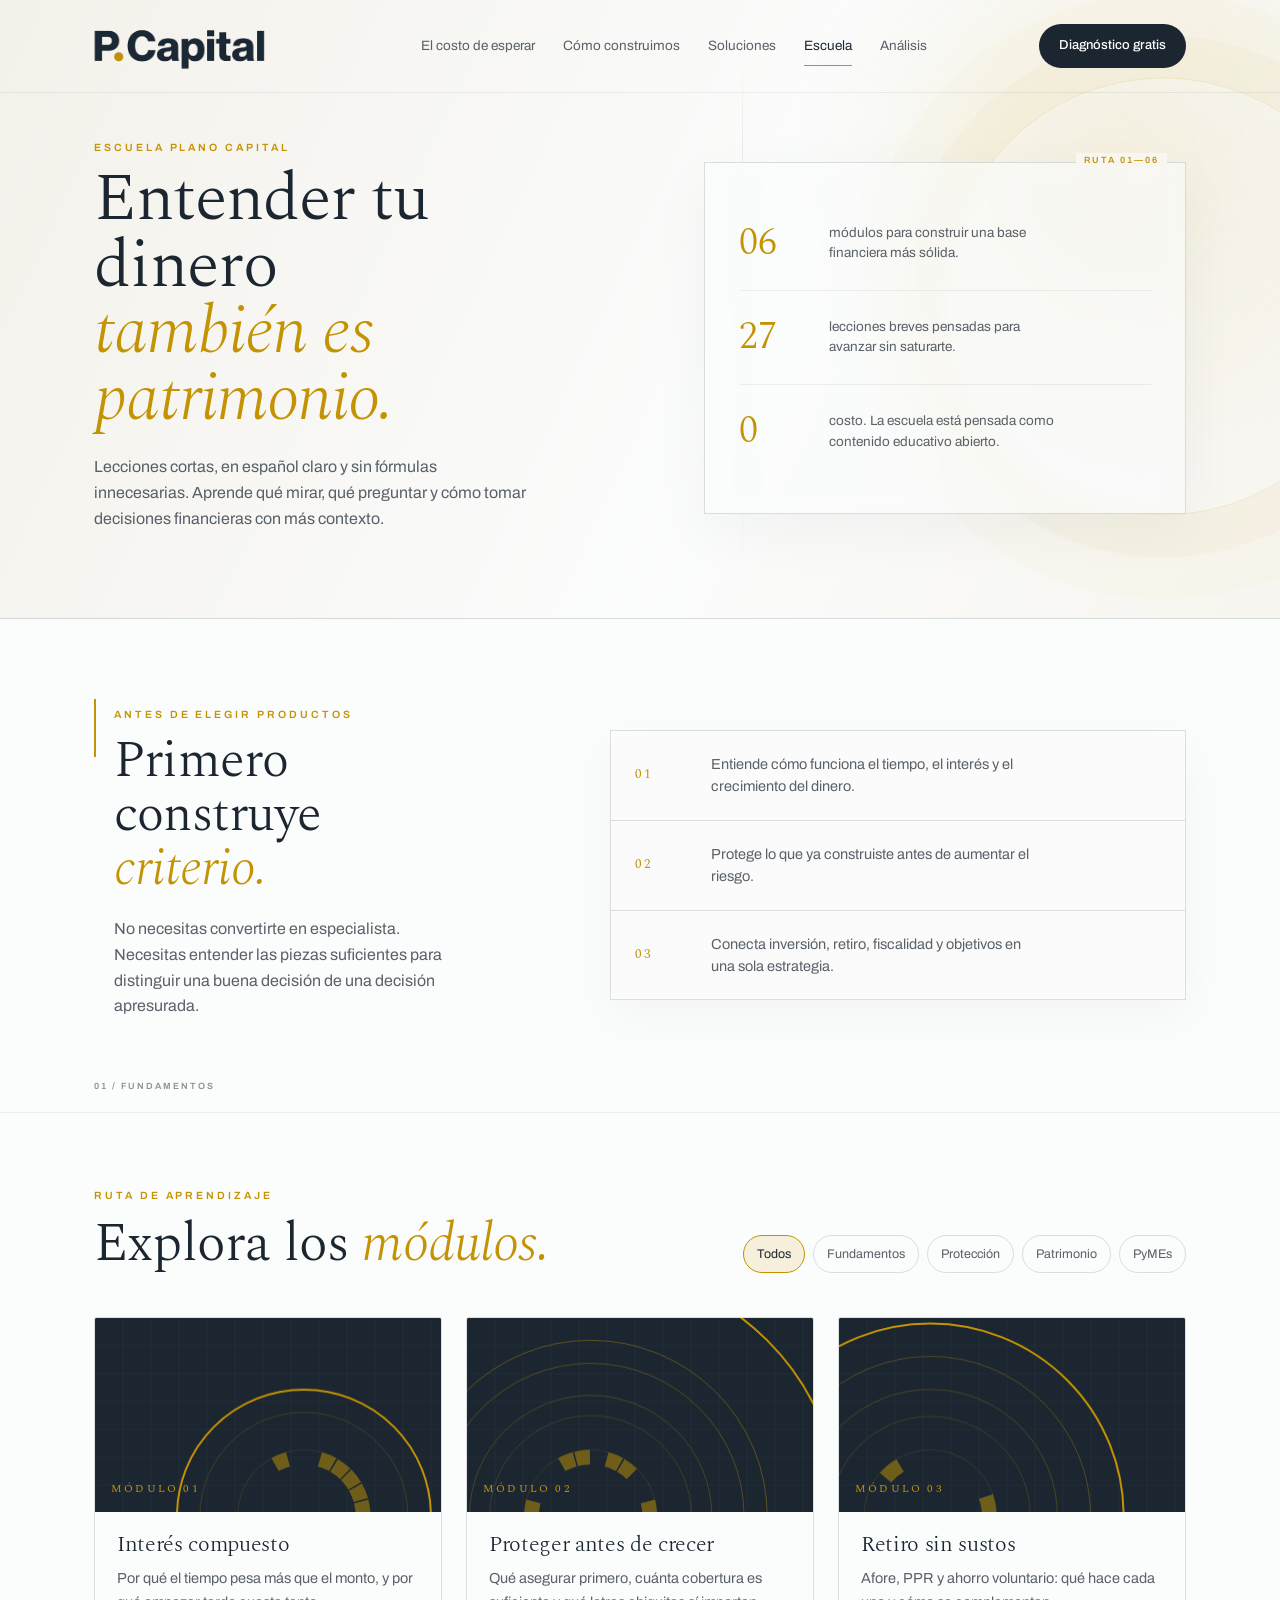
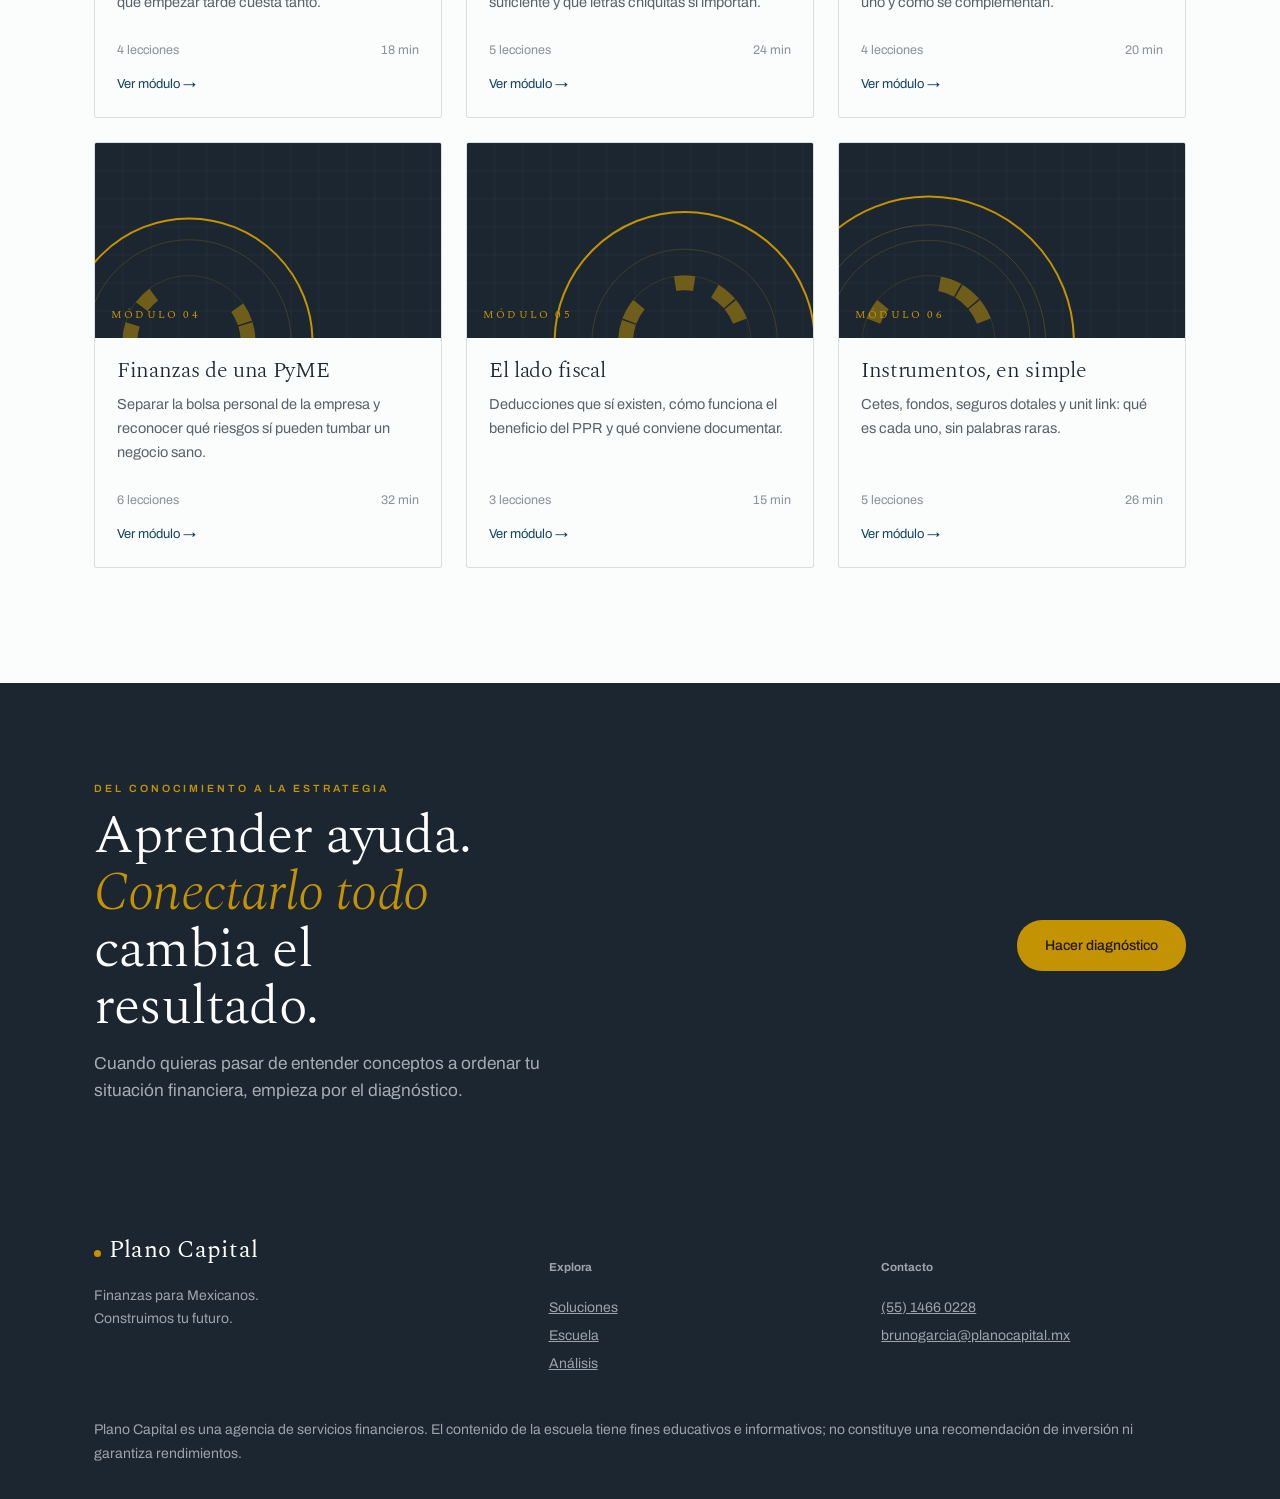
<file: escuela.html>
<!DOCTYPE html>
<html lang="es-MX">
<head>
<meta charset="utf-8">
<meta name="viewport" content="width=device-width, initial-scale=1">
<title>Escuela Plano Capital — Finanzas claras, sin vueltas</title>
<meta name="description" content="Aprende finanzas personales, inversión, retiro, protección y PyMEs con lecciones cortas y claras de Plano Capital.">
<meta name="theme-color" content="#1B2631">

<link rel="preconnect" href="https://fonts.googleapis.com">
<link rel="preconnect" href="https://fonts.gstatic.com" crossorigin>
<link href="https://fonts.googleapis.com/css2?family=Spectral:ital,wght@0,300;0,400;0,600;1,300&family=Archivo:wght@400;500;600&display=swap" rel="stylesheet">
<link rel="stylesheet" href="src/css/styles.css">

<style>
/* ═══════════════════════════════════════
   ESCUELA — estilos específicos de página
   ═══════════════════════════════════════ */

body.escuela-page {
  background: var(--papel);
}

/* Hero de escuela: más editorial, compacto y con mayor densidad visual */
.esc-hero {
  position: relative;
  isolation: isolate;
  padding: clamp(112px, 10vw, 142px) 0 clamp(54px, 5.5vw, 76px);
  background:
    radial-gradient(circle at 86% 28%, rgba(196,147,3,.10), transparent 26%),
    linear-gradient(115deg, #f4f1ea 0%, #fbfcfc 58%, #f7f5ef 100%);
  border-bottom: 1px solid var(--linea);
  overflow: hidden;
}

/* geometría técnica muy sutil para no dejar vacío el lado derecho */
.esc-hero::before {
  content: "";
  position: absolute;
  width: clamp(320px, 34vw, 560px);
  aspect-ratio: 1;
  right: -8%;
  top: 48%;
  transform: translateY(-50%);
  border: 1px solid rgba(196,147,3,.16);
  border-radius: 50%;
  box-shadow:
    0 0 0 42px rgba(196,147,3,.035),
    0 0 0 84px rgba(196,147,3,.025);
  z-index: -1;
}

.esc-hero::after {
  content: "";
  position: absolute;
  top: 0;
  bottom: 0;
  left: 58%;
  width: 1px;
  background: linear-gradient(
    to bottom,
    transparent 9%,
    rgba(27,38,49,.08) 24%,
    rgba(27,38,49,.08) 76%,
    transparent 91%
  );
  z-index: -1;
}

.esc-hero .wrap {
  display: grid;
  grid-template-columns: minmax(0, 1.05fr) minmax(360px, .95fr);
  gap: clamp(42px, 6vw, 90px);
  align-items: center;
}

.esc-hero h1 {
  font-size: clamp(44px, 5.25vw, 72px);
  max-width: 10.5ch;
  margin-top: .14em;
  line-height: .99;
}

.esc-hero .lede {
  max-width: 48ch;
  margin-top: 22px;
  font-size: clamp(16px, 1.18vw, 19px);
}

.esc-hero-side {
  position: relative;
  border: 1px solid var(--linea);
  background: rgba(251,252,252,.62);
  backdrop-filter: blur(8px);
  padding: clamp(24px, 2.8vw, 34px);
  display: grid;
  gap: 0;
  box-shadow: 0 18px 55px rgba(27,38,49,.045);
}

.esc-hero-side::before {
  content: "RUTA 01—06";
  position: absolute;
  top: -10px;
  right: 18px;
  padding: 0 8px;
  background: #f8f6f0;
  color: var(--oro);
  font-family: var(--a);
  font-size: 9px;
  font-weight: 600;
  letter-spacing: .22em;
}

.esc-stat {
  min-height: 94px;
  display: grid;
  grid-template-columns: 72px 1fr;
  gap: 18px;
  align-items: center;
  padding: 17px 0;
  border-bottom: 1px solid var(--linea-s);
}

.esc-stat:last-child {
  border-bottom: 0;
}

.esc-stat strong {
  font-family: var(--s);
  font-size: clamp(34px, 3vw, 48px);
  font-weight: 300;
  line-height: .9;
  color: var(--oro);
}

.esc-stat span {
  max-width: 30ch;
  color: var(--tinta-70);
  font-size: 13.5px;
  line-height: 1.5;
}

/* Intro / ruta: bloque con más intención y menos aire muerto */
.esc-intro {
  position: relative;
  padding: clamp(64px, 6vw, 88px) 0;
  background: var(--papel);
  border-bottom: 1px solid var(--linea-s);
}

.esc-intro::before {
  content: "01 / FUNDAMENTOS";
  position: absolute;
  left: max(var(--gut), calc((100vw - var(--max)) / 2 + var(--gut)));
  bottom: 18px;
  font-family: var(--a);
  font-size: 9px;
  font-weight: 600;
  letter-spacing: .22em;
  color: var(--tinta-45);
}

.esc-intro-grid {
  display: grid;
  grid-template-columns: minmax(0, .85fr) minmax(460px, 1.15fr);
  gap: clamp(48px, 7vw, 104px);
  align-items: center;
}

.esc-intro-copy {
  position: relative;
  padding-left: 20px;
}

.esc-intro-copy::before {
  content: "";
  position: absolute;
  left: 0;
  top: 4px;
  width: 2px;
  height: 58px;
  background: var(--oro);
}

.esc-intro-copy h2 {
  max-width: 11ch;
  margin-top: .2em;
  font-size: clamp(38px, 4vw, 58px);
}

.esc-intro-copy .lede {
  margin-top: 20px;
  max-width: 39ch;
  font-size: clamp(16px, 1.12vw, 18px);
}

.esc-path {
  counter-reset: ruta;
  display: grid;
  gap: 0;
  background: transparent;
  border: 1px solid var(--linea);
  box-shadow: 0 16px 46px rgba(27,38,49,.035);
}

.esc-path-item {
  counter-increment: ruta;
  position: relative;
  overflow: hidden;
  background: rgba(251,252,252,.78);
  padding: 22px 24px;
  display: grid;
  grid-template-columns: 58px 1fr;
  gap: 18px;
  align-items: center;
  min-height: 88px;
  border-bottom: 1px solid var(--linea);
  transition:
    background .28s ease,
    padding-left .28s var(--e);
}

.esc-path-item:last-child {
  border-bottom: 0;
}

.esc-path-item::after {
  content: "";
  position: absolute;
  inset: 0 auto 0 0;
  width: 3px;
  background: var(--oro);
  transform: scaleY(0);
  transform-origin: bottom;
  transition: transform .28s var(--e);
}

.esc-path-item:hover {
  background: #fff;
  padding-left: 30px;
}

.esc-path-item:hover::after {
  transform: scaleY(1);
}

.esc-path-item b {
  font-family: var(--s);
  font-size: 13px;
  letter-spacing: .18em;
  color: var(--oro);
  font-weight: 400;
}

.esc-path-item span {
  max-width: 42ch;
  color: var(--tinta-70);
  font-size: 14.5px;
  line-height: 1.55;
}

/* Módulos */
.esc-modulos {
  padding: clamp(36px, 5vw, 72px) 0 clamp(84px, 9vw, 132px);
}

.esc-modulos-head {
  display: flex;
  align-items: end;
  justify-content: space-between;
  gap: 24px;
  margin-bottom: clamp(28px, 3.4vw, 44px);
}

.esc-modulos-head h2 {
  margin-top: .22em;
}

.esc-filter {
  display: flex;
  flex-wrap: wrap;
  gap: 8px;
}

.esc-filter button {
  border: 1px solid var(--linea);
  background: transparent;
  border-radius: 999px;
  padding: 8px 13px;
  font-size: 12.5px;
  cursor: pointer;
  color: var(--tinta-70);
  transition: .25s ease;
}

.esc-filter button:hover,
.esc-filter button.on {
  border-color: var(--oro);
  color: var(--tinta);
  background: var(--oro-t);
}

.esc-grid {
  display: grid;
  grid-template-columns: repeat(3, minmax(0, 1fr));
  gap: clamp(16px, 2vw, 24px);
}

.esc-card {
  background: var(--papel);
  border: 1px solid var(--linea);
  border-radius: 3px;
  overflow: hidden;
  display: flex;
  flex-direction: column;
  min-height: 100%;
  text-decoration: none;
  transition:
    transform .35s var(--e),
    box-shadow .35s var(--e),
    border-color .35s;
}

.esc-card:hover {
  transform: translateY(-4px);
  box-shadow: 0 18px 40px rgba(27,38,49,.10);
  border-color: rgba(196,147,3,.35);
}

.esc-card[hidden] {
  display: none;
}

.esc-card-visual {
  aspect-ratio: 16/9;
  position: relative;
  background: var(--tinta);
  overflow: hidden;
}

.esc-card-visual canvas {
  position: absolute;
  inset: 0;
  width: 100%;
  height: 100%;
}

.esc-card-badge {
  position: absolute;
  left: 16px;
  bottom: 14px;
  z-index: 2;
  font-family: var(--s);
  font-size: 11px;
  letter-spacing: .2em;
  color: var(--oro);
}

.esc-card-body {
  padding: 20px 22px 22px;
  display: flex;
  flex-direction: column;
  gap: 9px;
  flex: 1;
}

.esc-card h3 {
  font-size: clamp(19px, 1.7vw, 24px);
}

.esc-card p {
  margin: 0;
  font-size: 14.5px;
  color: var(--tinta-70);
}

.esc-card-meta {
  margin-top: auto;
  padding-top: 16px;
  display: flex;
  justify-content: space-between;
  gap: 12px;
  color: var(--tinta-45);
  font-size: 12.5px;
}

.esc-card-link {
  margin-top: 4px;
  font-size: 13px;
  color: var(--petroleo);
}

/* Franja CTA */
.esc-cta {
  padding: clamp(56px, 7vw, 86px) 0;
  background: var(--tinta);
  color: #eef1f4;
}

.esc-cta .wrap {
  display: grid;
  grid-template-columns: minmax(0, 1fr) auto;
  gap: 32px;
  align-items: center;
}

.esc-cta h2 {
  color: #fff;
  max-width: 15ch;
}

.esc-cta .lede {
  color: rgba(238,241,244,.66);
  margin-top: 14px;
}

/* Footer más compacto para página interna */
.escuela-page footer {
  padding: 30px 0 34px;
}

.escuela-page .legal {
  margin-top: 22px;
  padding-top: 16px;
}

/* Activo nav */
nav.nv a.activo {
  color: var(--tinta);
  position: relative;
}

nav.nv a.activo::after {
  content: "";
  position: absolute;
  left: 0;
  right: 0;
  bottom: -9px;
  height: 1px;
  background: var(--oro);
}

/* Responsive */
@media (max-width: 960px) {
  .esc-hero::after {
    display: none;
  }

  .esc-hero .wrap,
  .esc-intro-grid {
    grid-template-columns: 1fr;
  }

  .esc-hero .wrap {
    gap: 34px;
  }

  .esc-hero h1 {
    max-width: 12ch;
  }

  .esc-hero-side {
    grid-template-columns: repeat(3, 1fr);
    padding: 0;
  }

  .esc-stat {
    min-height: 128px;
    grid-template-columns: 1fr;
    gap: 9px;
    padding: 22px;
    border-bottom: 0;
    border-right: 1px solid var(--linea-s);
    align-content: center;
  }

  .esc-stat:last-child {
    border-right: 0;
  }

  .esc-intro-grid {
    gap: 34px;
  }

  .esc-intro-copy {
    max-width: 600px;
  }

  .esc-path {
    max-width: none;
  }

  .esc-grid {
    grid-template-columns: 1fr 1fr;
  }

  .esc-cta .wrap {
    grid-template-columns: 1fr;
  }
}

@media (max-width: 700px) {
  .esc-hero {
    padding-top: 98px;
    padding-bottom: 44px;
  }

  .esc-hero::before {
    width: 360px;
    right: -48%;
    top: 28%;
    opacity: .7;
  }

  .esc-hero h1 {
    font-size: clamp(42px, 13vw, 58px);
    max-width: 9.5ch;
  }

  .esc-hero-side {
    grid-template-columns: 1fr;
  }

  .esc-stat {
    min-height: auto;
    grid-template-columns: 58px 1fr;
    padding: 17px 18px;
    border-right: 0;
    border-bottom: 1px solid var(--linea-s);
  }

  .esc-stat:last-child {
    border-bottom: 0;
  }

  .esc-intro {
    padding: 52px 0 62px;
  }

  .esc-intro::before {
    display: none;
  }

  .esc-intro-copy {
    padding-left: 14px;
  }

  .esc-intro-copy h2 {
    font-size: clamp(36px, 11vw, 50px);
  }

  .esc-path-item {
    grid-template-columns: 44px 1fr;
    min-height: 82px;
    padding: 18px;
  }

  .esc-path-item:hover {
    padding-left: 22px;
  }

  .esc-modulos-head {
    align-items: flex-start;
    flex-direction: column;
  }

  .esc-grid {
    grid-template-columns: 1fr;
  }

  nav.nv a.activo::after {
    display: none;
  }
}

@media (max-width: 420px) {
  .esc-stat {
    grid-template-columns: 46px 1fr;
  }
}
</style>
</head>

<body class="escuela-page">

<a class="flot on" id="flot"
   href="https://wa.me/525514660228?text=Hola%2C%20quiero%20una%20asesor%C3%ADa%20con%20Plano%20Capital."
   target="_blank" rel="noopener" aria-label="WhatsApp">
  <svg viewBox="0 0 24 24" aria-hidden="true">
    <path d="M12 2a10 10 0 0 0-8.7 15l-1.3 4.7 4.9-1.3A10 10 0 1 0 12 2zm5.3 14.2c-.2.6-1.2 1.2-1.7 1.2-.5 0-2.1-.2-4.4-2.2-2.3-2-2.9-3.6-3-4.1-.1-.5.4-1.5 1-1.7.2-.1.5 0 .7.3l.9 1.5c.1.2.1.4 0 .6l-.4.6c-.1.2-.1.4 0 .5.5.8 1.4 1.7 2.3 2.2.2.1.4.1.5-.1l.5-.6c.2-.2.4-.2.6-.1l1.6.8c.3.2.5.4.4.7z"></path>
  </svg>
</a>

<header id="hd" class="fija">
  <div class="bar">
    <a href="index.html#inicio" class="wordmark" aria-label="Plano Capital">
      <img
        src="src/img/icons/PlanoNavCapital.png"
        alt="Plano Capital"
        class="wordmark-logo"
      >
    </a>

    <nav class="nv" id="nv">
      <a href="index.html#costo">El costo de esperar</a>
      <a href="index.html#arco">Cómo construimos</a>
      <a href="index.html#soluciones">Soluciones</a>
      <a href="escuela.html" class="activo" aria-current="page">Escuela</a>
      <a href="blog.html">Análisis</a>
    </nav>

    <button class="mtg" id="mtg" aria-label="Menú" aria-expanded="false">
      <span></span><span></span><span></span>
    </button>

    <a class="btn sm" href="index.html#diagnostico">Diagnóstico gratis</a>
  </div>
</header>

<main>

  <!-- ═══ HERO ESCUELA ═══ -->
  <section class="esc-hero">
    <div class="wrap">
      <div>
        <p class="ojo vis" data-rv>Escuela Plano Capital</p>
        <h1 class="vis" data-rv dl="1">Entender tu dinero <em>también es patrimonio.</em></h1>
        <p class="lede vis" data-rv dl="2">
          Lecciones cortas, en español claro y sin fórmulas innecesarias.
          Aprende qué mirar, qué preguntar y cómo tomar decisiones financieras con más contexto.
        </p>
      </div>

      <div class="esc-hero-side vis" data-rv dl="2">
        <div class="esc-stat">
          <strong>06</strong>
          <span>módulos para construir una base financiera más sólida.</span>
        </div>
        <div class="esc-stat">
          <strong>27</strong>
          <span>lecciones breves pensadas para avanzar sin saturarte.</span>
        </div>
        <div class="esc-stat">
          <strong>0</strong>
          <span>costo. La escuela está pensada como contenido educativo abierto.</span>
        </div>
      </div>
    </div>
  </section>

  <!-- ═══ INTRO ═══ -->
  <section class="esc-intro">
    <div class="wrap esc-intro-grid">
      <div class="esc-intro-copy" data-rv>
        <p class="ojo">Antes de elegir productos</p>
        <h2>Primero construye <em>criterio.</em></h2>
        <p class="lede">
          No necesitas convertirte en especialista. Necesitas entender las piezas suficientes
          para distinguir una buena decisión de una decisión apresurada.
        </p>
      </div>

      <div class="esc-path" data-rv dl="1">
        <div class="esc-path-item">
          <b>01</b>
          <span>Entiende cómo funciona el tiempo, el interés y el crecimiento del dinero.</span>
        </div>
        <div class="esc-path-item">
          <b>02</b>
          <span>Protege lo que ya construiste antes de aumentar el riesgo.</span>
        </div>
        <div class="esc-path-item">
          <b>03</b>
          <span>Conecta inversión, retiro, fiscalidad y objetivos en una sola estrategia.</span>
        </div>
      </div>
    </div>
  </section>

  <!-- ═══ MÓDULOS ═══ -->
  <section class="esc-modulos" id="modulos">
    <div class="wrap">

      <div class="esc-modulos-head">
        <div>
          <p class="ojo" data-rv>Ruta de aprendizaje</p>
          <h2 data-rv dl="1">Explora los <em>módulos.</em></h2>
        </div>

        <div class="esc-filter" aria-label="Filtrar módulos" data-rv dl="2">
          <button class="on" data-filter="all">Todos</button>
          <button data-filter="fundamentos">Fundamentos</button>
          <button data-filter="proteccion">Protección</button>
          <button data-filter="patrimonio">Patrimonio</button>
          <button data-filter="empresa">PyMEs</button>
        </div>
      </div>

      <div class="esc-grid">

        <a class="esc-card" href="#" data-cat="fundamentos" data-rv>
          <div class="esc-card-visual">
            <canvas data-sem="interes" aria-hidden="true"></canvas>
            <span class="esc-card-badge">MÓDULO 01</span>
          </div>
          <div class="esc-card-body">
            <h3>Interés compuesto</h3>
            <p>Por qué el tiempo pesa más que el monto, y por qué empezar tarde cuesta tanto.</p>
            <div class="esc-card-meta">
              <span>4 lecciones</span>
              <span>18 min</span>
            </div>
            <span class="esc-card-link">Ver módulo →</span>
          </div>
        </a>

        <a class="esc-card" href="#" data-cat="proteccion" data-rv dl="1">
          <div class="esc-card-visual">
            <canvas data-sem="riesgo" aria-hidden="true"></canvas>
            <span class="esc-card-badge">MÓDULO 02</span>
          </div>
          <div class="esc-card-body">
            <h3>Proteger antes de crecer</h3>
            <p>Qué asegurar primero, cuánta cobertura es suficiente y qué letras chiquitas sí importan.</p>
            <div class="esc-card-meta">
              <span>5 lecciones</span>
              <span>24 min</span>
            </div>
            <span class="esc-card-link">Ver módulo →</span>
          </div>
        </a>

        <a class="esc-card" href="#" data-cat="patrimonio" data-rv dl="2">
          <div class="esc-card-visual">
            <canvas data-sem="retiro" aria-hidden="true"></canvas>
            <span class="esc-card-badge">MÓDULO 03</span>
          </div>
          <div class="esc-card-body">
            <h3>Retiro sin sustos</h3>
            <p>Afore, PPR y ahorro voluntario: qué hace cada uno y cómo se complementan.</p>
            <div class="esc-card-meta">
              <span>4 lecciones</span>
              <span>20 min</span>
            </div>
            <span class="esc-card-link">Ver módulo →</span>
          </div>
        </a>

        <a class="esc-card" href="#" data-cat="empresa" data-rv>
          <div class="esc-card-visual">
            <canvas data-sem="pyme" aria-hidden="true"></canvas>
            <span class="esc-card-badge">MÓDULO 04</span>
          </div>
          <div class="esc-card-body">
            <h3>Finanzas de una PyME</h3>
            <p>Separar la bolsa personal de la empresa y reconocer qué riesgos sí pueden tumbar un negocio sano.</p>
            <div class="esc-card-meta">
              <span>6 lecciones</span>
              <span>32 min</span>
            </div>
            <span class="esc-card-link">Ver módulo →</span>
          </div>
        </a>

        <a class="esc-card" href="#" data-cat="patrimonio" data-rv dl="1">
          <div class="esc-card-visual">
            <canvas data-sem="fiscal" aria-hidden="true"></canvas>
            <span class="esc-card-badge">MÓDULO 05</span>
          </div>
          <div class="esc-card-body">
            <h3>El lado fiscal</h3>
            <p>Deducciones que sí existen, cómo funciona el beneficio del PPR y qué conviene documentar.</p>
            <div class="esc-card-meta">
              <span>3 lecciones</span>
              <span>15 min</span>
            </div>
            <span class="esc-card-link">Ver módulo →</span>
          </div>
        </a>

        <a class="esc-card" href="#" data-cat="fundamentos" data-rv dl="2">
          <div class="esc-card-visual">
            <canvas data-sem="inversion" aria-hidden="true"></canvas>
            <span class="esc-card-badge">MÓDULO 06</span>
          </div>
          <div class="esc-card-body">
            <h3>Instrumentos, en simple</h3>
            <p>Cetes, fondos, seguros dotales y unit link: qué es cada uno, sin palabras raras.</p>
            <div class="esc-card-meta">
              <span>5 lecciones</span>
              <span>26 min</span>
            </div>
            <span class="esc-card-link">Ver módulo →</span>
          </div>
        </a>

      </div>
    </div>
  </section>

  <!-- ═══ CTA ═══ -->
  <section class="esc-cta">
    <div class="wrap">
      <div>
        <p class="ojo">Del conocimiento a la estrategia</p>
        <h2 style="margin-top:.2em">Aprender ayuda. <em>Conectarlo todo</em> cambia el resultado.</h2>
        <p class="lede">
          Cuando quieras pasar de entender conceptos a ordenar tu situación financiera,
          empieza por el diagnóstico.
        </p>
      </div>

      <a class="btn oro" href="index.html#diagnostico">Hacer diagnóstico</a>
    </div>
  </section>

</main>

<footer>
  <div class="wrap">
    <div class="fg">
      <div>
        <a href="index.html#inicio" class="wordmark" aria-label="Plano Capital">
          <span></span><b>Plano Capital</b>
        </a>
        <p style="margin-top:12px;max-width:32ch">Finanzas para Mexicanos.<br>Construimos tu futuro.</p>
      </div>

      <div>
        <h5>Explora</h5>
        <p><a href="index.html#soluciones">Soluciones</a></p>
        <p><a href="escuela.html">Escuela</a></p>
        <p><a href="blog.html">Análisis</a></p>
      </div>

      <div>
        <h5>Contacto</h5>
        <p><a href="https://wa.me/525514660228" target="_blank" rel="noopener">(55) 1466 0228</a></p>
        <p><a href="mailto:brunogarcia@planocapital.mx">brunogarcia@planocapital.mx</a></p>
      </div>
    </div>

    <div class="legal">
      Plano Capital es una agencia de servicios financieros. El contenido de la escuela tiene fines educativos e informativos; no constituye una recomendación de inversión ni garantiza rendimientos.
    </div>
  </div>
</footer>

<script>
(function(){
  "use strict";

  var reduce = window.matchMedia("(prefers-reduced-motion: reduce)").matches;
  var ORO = "#C49303";

  function $(id){ return document.getElementById(id); }

  /* ══ sigilos / visuales de módulos ══ */
  function pintaCanvas(cv){
    var ctx = cv.getContext("2d");
    if(!ctx) return;

    var W = cv.clientWidth || 400;
    var H = cv.clientHeight || 225;
    if(!W || !H) return;

    var DPR = Math.min(window.devicePixelRatio || 1, 2);
    cv.width = Math.round(W * DPR);
    cv.height = Math.round(H * DPR);
    ctx.setTransform(DPR,0,0,DPR,0,0);

    var s = cv.getAttribute("data-sem") || "modulo";
    var h = 0;
    for(var i=0;i<s.length;i++) h=(h*31+s.charCodeAt(i))>>>0;

    function r(k){
      var x=Math.sin(h+k*97.13)*43758.5453;
      return x-Math.floor(x);
    }

    ctx.fillStyle="#1B2631";
    ctx.fillRect(0,0,W,H);

    /* retícula muy sutil */
    ctx.strokeStyle="rgba(255,255,255,.035)";
    ctx.lineWidth=1;
    for(var gx=0;gx<W;gx+=28){
      ctx.beginPath(); ctx.moveTo(gx,0); ctx.lineTo(gx,H); ctx.stroke();
    }
    for(var gy=0;gy<H;gy+=28){
      ctx.beginPath(); ctx.moveTo(0,gy); ctx.lineTo(W,gy); ctx.stroke();
    }

    var n=3+Math.floor(r(1)*4);
    var cx=W*(0.24+r(2)*0.5);
    var base=H*1.02;

    for(var k=0;k<n;k++){
      var R=H*(0.34+k*(0.13+r(k+3)*0.07));
      ctx.beginPath();
      ctx.arc(cx,base,R,Math.PI,0);
      ctx.strokeStyle=k===n-1 ? ORO : "rgba(196,147,3,"+(0.16+k*0.06).toFixed(2)+")";
      ctx.lineWidth=k===n-1?2:1;
      ctx.stroke();
    }

    var d=7+Math.floor(r(9)*6);
    for(var j=0;j<d;j++){
      var a1=Math.PI+(j/d)*Math.PI+0.012;
      var a2=Math.PI+((j+1)/d)*Math.PI-0.012;
      var Ro=H*0.34;
      var Ri=Ro-H*0.075;

      if(r(j+20)>0.45) continue;

      ctx.beginPath();
      ctx.arc(cx,base,Ro,a1,a2);
      ctx.arc(cx,base,Ri,a2,a1,true);
      ctx.closePath();
      ctx.fillStyle="rgba(196,147,3,.5)";
      ctx.fill();
    }
  }

  var canvases = Array.prototype.slice.call(document.querySelectorAll("canvas[data-sem]"));
  canvases.forEach(pintaCanvas);

  var resizeTimer;
  window.addEventListener("resize", function(){
    clearTimeout(resizeTimer);
    resizeTimer=setTimeout(function(){
      canvases.forEach(pintaCanvas);
    },180);
  });

  /* ══ filtros de módulos ══ */
  var filtros = document.querySelectorAll(".esc-filter button");
  var cards = document.querySelectorAll(".esc-card");

  filtros.forEach(function(btn){
    btn.addEventListener("click", function(){
      var f = btn.getAttribute("data-filter");

      filtros.forEach(function(b){
        b.classList.toggle("on", b===btn);
      });

      cards.forEach(function(card){
        card.hidden = !(f==="all" || card.getAttribute("data-cat")===f);
      });
    });
  });

  /* ══ reveals ══ */
  (function(){
    var tg=Array.prototype.slice.call(document.querySelectorAll("[data-rv]"));

    if(reduce){
      tg.forEach(function(e){ e.classList.add("vis"); });
      return;
    }

    var pend=false;

    function revisa(){
      var vh=window.innerHeight||0;

      for(var i=tg.length-1;i>=0;i--){
        var r=tg[i].getBoundingClientRect();

        if(r.top<vh*0.92 && r.bottom>-80){
          tg[i].classList.add("vis");
          tg.splice(i,1);
        }
      }

      pend=false;
    }

    function pedir(){
      if(!pend){
        pend=true;
        requestAnimationFrame(revisa);
      }
    }

    window.addEventListener("scroll",pedir,{passive:true});
    window.addEventListener("resize",pedir);
    window.addEventListener("load",pedir);

    revisa();
    setTimeout(revisa,240);
  })();

  /* ══ navbar ══ */
  (function(){
    var h=$("hd");
    var f=$("flot");
    var tk=false;

    function upd(){
      var y=window.scrollY||0;
      h.classList.toggle("fija",y>28);
      if(f) f.classList.toggle("on",y>700);
      tk=false;
    }

    window.addEventListener("scroll",function(){
      if(!tk){
        tk=true;
        requestAnimationFrame(upd);
      }
    },{passive:true});

    upd();

    var m=$("mtg");
    if(m){
      m.addEventListener("click",function(){
        var o=h.classList.toggle("abre");
        m.setAttribute("aria-expanded",o?"true":"false");
      });
    }

    document.querySelectorAll("nav.nv a").forEach(function(a){
      a.addEventListener("click",function(){
        h.classList.remove("abre");
        if(m) m.setAttribute("aria-expanded","false");
      });
    });
  })();

})();
</script>

</body>
</html>
</file>
<file: src/css/styles.css>
:root {
	--tinta: #1b2631;
	--petroleo: #154360;
	--oro: #c49303;
	--papel: #fbfcfc;
	--tinta-70: rgba(27, 38, 49, 0.72);
	--tinta-45: rgba(27, 38, 49, 0.5);
	--tinta-20: rgba(27, 38, 49, 0.16);
	--linea: rgba(27, 38, 49, 0.14);
	--linea-s: rgba(27, 38, 49, 0.07);
	--crema: #f4f1ea;
	--oro-t: rgba(196, 147, 3, 0.13);
	--s: "Spectral", Georgia, serif;
	--a: "Archivo", system-ui, -apple-system, sans-serif;
	--gut: clamp(20px, 5vw, 84px);
	--max: 1220px;
	--e: cubic-bezier(0.22, 0.61, 0.36, 1);
}
* {
	box-sizing: border-box;
}
html {
	-webkit-text-size-adjust: 100%;
	overscroll-behavior-x: contain;
}
html:focus-within {
	scroll-behavior: smooth;
}
body {
	margin: 0;
	background: var(--papel);
	color: var(--tinta);
	font-family: var(--a);
	font-weight: 400;
	font-size: clamp(16px, 1.02vw, 17px);
	line-height: 1.65;
	-webkit-font-smoothing: antialiased;
	overflow-x: hidden;
	overscroll-behavior-x: contain;
}
img {
	max-width: 100%;
	display: block;
	height: auto;
}
a {
	color: inherit;
}
button {
	font: inherit;
	color: inherit;
}
::selection {
	background: var(--oro);
	color: #fff;
}
:focus-visible {
	outline: 2px solid var(--petroleo);
	outline-offset: 3px;
	border-radius: 4px;
}
.noche :focus-visible {
	outline-color: var(--oro);
}

h1,
h2,
h3 {
	margin: 0;
	font-family: var(--s);
	font-weight: 300;
	line-height: 1.06;
	letter-spacing: -0.015em;
}
h1 {
	font-size: clamp(40px, 6.6vw, 92px);
}
h2 {
	font-size: clamp(30px, 4.2vw, 62px);
}
h3 {
	font-size: clamp(20px, 2vw, 28px);
	line-height: 1.2;
}
em {
	font-style: italic;
	color: var(--oro);
}
.lede {
	font-size: clamp(17px, 1.35vw, 21px);
	line-height: 1.6;
	color: var(--tinta-70);
	max-width: 46ch;
	font-weight: 400;
}
.ojo {
	font-family: var(--a);
	font-size: 10.5px;
	font-weight: 600;
	letter-spacing: 0.28em;
	text-transform: uppercase;
	color: var(--oro);
}
.min {
	font-size: 13px;
	line-height: 1.55;
	color: var(--tinta-45);
}
.wrap {
	max-width: var(--max);
	margin: 0 auto;
	padding: 0 var(--gut);
}
.pad {
	padding: clamp(80px, 10vw, 160px) 0;
}
section {
	position: relative;
}
.noche {
	background: var(--tinta);
	color: #eef1f4;
}
.noche h1,
.noche h2,
.noche h3 {
	color: #fff;
}
.noche .lede {
	color: rgba(238, 241, 244, 0.72);
}
.noche .min {
	color: rgba(238, 241, 244, 0.5);
}
.crema {
	background: var(--crema);
}

/* logotipo de texto — sustituir por <img> cuando tengas el archivo real */
.wordmark {
	display: inline-flex;
	align-items: baseline;
	gap: 8px;
	text-decoration: none;
	color: inherit;
	line-height: 1;
}

.wordmark-logo {
  display: block;

  width: 215px;
  max-width: none;
  height: auto;

  transform: translateX(-22px);
}

.wordmark b {
	font-family: var(--s);
	font-weight: 400;
	font-size: 21px;
	letter-spacing: 0.01em;
}
.wordmark span {
	width: 7px;
	height: 7px;
	border-radius: 50%;
	background: var(--oro);
	display: inline-block;
	margin-bottom: 2px;
}
footer .wordmark b {
	color: #fff;
	font-size: 24px;
}

[data-rv] {
	opacity: 0;
	transform: translateY(24px);
	transition:
		opacity 1s var(--e),
		transform 1.1s var(--e);
}
[data-rv].vis {
	opacity: 1;
	transform: none;
}
[data-rv][dl="1"] {
	transition-delay: 0.09s;
}
[data-rv][dl="2"] {
	transition-delay: 0.18s;
}
[data-rv][dl="3"] {
	transition-delay: 0.27s;
}

/* ── respaldo: marquesina de aseguradoras / afores ── */
/* ──────────────────────────────
   MARQUESINA DE LOGOS
────────────────────────────── */

.respaldo {
  padding:
    clamp(30px, 4vw, 46px)
    0
    clamp(34px, 4.6vw, 52px);

  background: var(--papel);

  border-top: 1px solid var(--linea-s);
  border-bottom: 1px solid var(--linea-s);

  overflow: hidden;
}

.respaldo .ojo {
  display: block;

  text-align: center;

  letter-spacing: 0.32em;
}


/* viewport */
.marquesina {
  position: relative;

  width: 100%;

  margin-top: 26px;

  overflow: hidden;

  -webkit-mask-image: linear-gradient(
    to right,
    transparent 0%,
    #000 7%,
    #000 93%,
    transparent 100%
  );

  mask-image: linear-gradient(
    to right,
    transparent 0%,
    #000 7%,
    #000 93%,
    transparent 100%
  );
}


/* pista completa */
.pista-m {
  display: flex;

  width: max-content;

  will-change: transform;

  animation:
    mover-logos
    28s
    linear
    infinite;
}


/* cada grupo */
.fila-m {
  display: flex;

  align-items: center;

  flex-shrink: 0;

  gap: clamp(46px, 6vw, 78px);

  /*
   * Este padding es IMPORTANTÍSIMO.
   * Es la separación entre CNSF y HDI
   * cuando comienza la siguiente vuelta.
   */
  padding-right: clamp(46px, 6vw, 78px);
}


/* logos */
.logo-m {
  display: block;

  flex: 0 0 auto;

  width: auto;

  height: clamp(28px, 3vw, 38px);

  max-width: 150px;

  object-fit: contain;

  filter: grayscale(1);

  opacity: 0.55;

  transition:
    filter 0.3s ease,
    opacity 0.3s ease;
}


.logo-m:hover {
  filter: grayscale(0);

  opacity: 1;
}


/*
 * YA NO usamos -50%.
 *
 * --ancho-logos lo calcula JavaScript
 * con el ancho REAL de la primera fila.
 */
@keyframes mover-logos {

  from {
    transform: translate3d(0, 0, 0);
  }

  to {
    transform:
      translate3d(
        calc(var(--ancho-logos) * -1px),
        0,
        0
      );
  }

}


/* pausa al hover — solo en dispositivos con mouse real, no en touch */
@media (hover: hover) and (pointer: fine) {
  .marquesina:hover .pista-m {
    animation-play-state: paused;
  }
}


@media (max-width: 700px) {

  .marquesina {
    margin-top: 22px;

    -webkit-mask-image: linear-gradient(
      to right,
      transparent,
      #000 4%,
      #000 96%,
      transparent
    );

    mask-image: linear-gradient(
      to right,
      transparent,
      #000 4%,
      #000 96%,
      transparent
    );
  }

  .fila-m {
    gap: 34px;
    padding-right: 34px;
  }

  .logo-m {
    height: 27px;
    max-width: 125px;
  }

}


/* accesibilidad */
@media (prefers-reduced-motion: reduce) {

  .pista-m {
    animation: none;
    transform: none;
  }

  .marquesina {
    overflow-x: auto;

    -webkit-mask-image: none;
    mask-image: none;
  }

  .fila-m[aria-hidden="true"] {
    display: none;
  }

}

/* ── barra ── */
header {
  position: fixed;
  top: 0;
  left: 0;
  right: 0;
  z-index: 80;

  /* línea inferior siempre visible */
  box-shadow: 0 1px 0 var(--linea-s);

  transition:
    background 0.45s var(--e),
    backdrop-filter 0.45s var(--e);
}

header.fija {
  background: rgba(251, 252, 252, 0.9);
  backdrop-filter: saturate(180%) blur(18px);
}
header .bar {
	display: flex;
	align-items: center;
	justify-content: space-between;
	gap: 22px;
	max-width: var(--max);
	margin: 0 auto;
	padding: 14px var(--gut);
}
nav.nv {
	display: flex;
	gap: 28px;
}
nav.nv a {
	font-size: 13.5px;
	text-decoration: none;
	color: var(--tinta-70);
	transition: color 0.3s;
}
nav.nv a:hover {
	color: var(--tinta);
}
.btn {
	display: inline-flex;
	align-items: center;
	justify-content: center;
	gap: 9px;
	border: 0;
	border-radius: 2px;
	background: var(--tinta);
	color: #fff;
	text-decoration: none;
	padding: 14px 28px;
	font-size: 14px;
	font-weight: 500;
	cursor: pointer;
	white-space: nowrap;
	transition:
		background 0.3s,
		transform 0.3s var(--e);
}
.btn:hover {
	background: var(--petroleo);
	transform: translateY(-1px);
}
.btn.oro {
	background: var(--oro);
	color: #201800;
  border-radius: 25px;
}
.btn.oro:hover {
	background: #ac8003;
}
.btn.linea {
	background: transparent;
	color: var(--tinta);
	box-shadow: inset 0 0 0 1px var(--tinta-20);
  border-radius: 25px;
}
.btn.linea:hover {
	background: rgba(27, 38, 49, 0.05);
	transform: none;
}
.noche .btn.linea {
	color: #fff;
	box-shadow: inset 0 0 0 1px rgba(255, 255, 255, 0.24);
}
.btn.sm {
	padding: 11px 20px;
	font-size: 13px;
  border-radius: 25px;
}
/* target táctil 44px real, aunque el botón se vea igual */
.mtg {
	display: none;
	background: none;
	border: 0;
	padding: 12px;
	margin: -12px;
	cursor: pointer;
	position: relative;
	min-width: 44px;
	min-height: 44px;
}
.mtg span {
	display: block;
	width: 20px;
	height: 1.5px;
	background: var(--tinta);
	margin: 4.5px auto;
	transition:
		transform 0.3s var(--e),
		opacity 0.2s;
}
header.abre .mtg span:nth-child(1) {
	transform: translateY(6px) rotate(45deg);
}
header.abre .mtg span:nth-child(2) {
	opacity: 0;
}
header.abre .mtg span:nth-child(3) {
	transform: translateY(-6px) rotate(-45deg);
}

/* ── HERO ── */

.hero {
  position: relative;

  min-height: 100svh;

  display: flex;
  align-items: center;

  overflow: hidden;

  padding:
    clamp(96px, 12vh, 140px)
    0
    clamp(70px, 9vh, 110px);
}


/* ─────────────────────────────
   IMAGEN REAL DEL ARCO
───────────────────────────── */

.hero-arco {
  position: absolute;

  top: 48%;
  right: -4%;

  width: min(700px, 43vw);

  transform: translateY(-43%);

  z-index: 0;

  pointer-events: none;
}

.hero-arco img {
  display: block;

  width: 100%;
  height: auto;

  max-width: none;
}


/* ─────────────────────────────
   PROTECCIÓN DEL TEXTO
───────────────────────────── */

.hero::after {
  content: "";

  position: absolute;
  inset: 0;

  z-index: 1;

  pointer-events: none;

  background: radial-gradient(
    58% 70% at 24% 50%,
    rgba(251, 252, 252, 0.96) 0%,
    rgba(251, 252, 252, 0.72) 44%,
    rgba(251, 252, 252, 0) 76%
  );
}


/* ─────────────────────────────
   CONTENIDO
───────────────────────────── */

.hero .wrap {
  position: relative;

  z-index: 2;

  width: 100%;
}


.hero h1 {
  max-width: 12ch;

  margin: 0.16em 0 0.3em;
}


.hero .lede {
  max-width: 43ch;
}


/* ─────────────────────────────
   CTA
───────────────────────────── */

.hero .cta {
  display: flex;

  flex-wrap: wrap;

  gap: 12px;

  margin-top: clamp(26px, 3vw, 36px);
}


/* ─────────────────────────────
   SELLO
───────────────────────────── */

.hero .sello {
  width: min(100%, 900px);

  margin-top: clamp(30px, 4vw, 46px);

  padding-top: 20px;

  border-top: 1px solid var(--linea);

  display: grid;

  grid-template-columns:
    repeat(3, minmax(0, 1fr));

  gap: 0;
}


.hero .sello > div {
  min-width: 0;

  padding:
    0
    clamp(18px, 2.4vw, 30px);
}


.hero .sello > div:first-child {
  padding-left: 0;
}


.hero .sello > div:last-child {
  padding-right: 0;
}


.hero .sello > div + div {
  border-left:
    1px solid
    var(--linea);
}


.hero .sello div b {
  display: block;

  font-family: var(--s);
  font-weight: 300;

  font-size:
    clamp(20px, 1.8vw, 26px);

  line-height: 1.15;

  color: var(--tinta);
}


.hero .sello div span {
  display: block;

  margin-top: 7px;

  max-width: 29ch;

  font-size: 12px;

  line-height: 1.5;

  color: var(--tinta-45);
}


/* ══════════════════════════════
   LAPTOP
══════════════════════════════ */

@media (min-width: 861px) and (max-width: 1199px) {

  .hero-arco {
    top: 46%;

    right: -13%;

    width: 57vw;

    transform: translateY(-42%);
  }


  .hero .sello {
    width: min(100%, 780px);
  }

}


/* ══════════════════════════════
   MOBILE
══════════════════════════════ */

@media (max-width: 860px) {

  .hero {
    padding:
      110px
      0
      72px;
  }


  .hero-arco {
    top: 38%;

    right: -30%;

    width: 80vw;

    transform: none;

    opacity: 0.16;
  }


  .hero .lede {
    max-width: 100%;
  }


  .hero .sello {
    width: 100%;

    grid-template-columns:
      repeat(3, minmax(0, 1fr));

    margin-top: 30px;
  }


  .hero .sello > div {
    padding: 0 16px;
  }


  .hero .sello > div:first-child {
    padding-left: 0;
  }


  .hero .sello > div:last-child {
    padding-right: 0;
  }


  .hero .sello div b {
    font-size:
      clamp(17px, 4.6vw, 21px);
  }


  .hero .sello div span {
    font-size: 11px;

    line-height: 1.5;
  }

}


/* ══════════════════════════════
   MOBILE PEQUEÑO
══════════════════════════════ */

@media (max-width: 420px) {

  .hero .sello > div {
    padding: 0 10px;
  }


  .hero .sello div b {
    font-size: 17px;
  }


  .hero .sello div span {
    font-size: 10.5px;
  }

}

/* ── el arco: carrusel horizontal ── */
.constr {
	overflow: hidden;
}
.constr .intro {
	max-width: 56ch;
}
.constr .carrusel {
	display: grid;
	grid-template-columns: 0.92fr 1.08fr;
	gap: clamp(28px, 4vw, 64px);
	align-items: center;
	margin-top: clamp(34px, 4vw, 52px);
}
.constr .cArco {
	min-width: 0;
}
.constr canvas {
	width: 100%;
	height: clamp(220px, 42vw, 480px);
	display: block;
}
.constr .cTxt {
	position: relative;
	display: flex;
	align-items: center;
	gap: 14px;
	min-width: 0;
}
.constr .pista {
	flex: 1;
	overflow: hidden;
	touch-action: pan-y;
	cursor: grab;
	min-width: 0;
	border-radius: 2px;
}
.constr .pista:active {
	cursor: grabbing;
}
.constr .pista:focus-visible {
	outline-offset: 6px;
}
.constr .rieles {
	display: flex;
	transition: transform 0.5s var(--e);
	will-change: transform;
}
.constr .paso {
	flex: 0 0 100%;
	min-width: 0;
	padding: 2px 2px;
	min-height: 172px;
	user-select: none;
}
.constr .paso h3 {
	margin-bottom: 10px;
}
.constr .paso p {
	color: rgba(238, 241, 244, 0.72);
	margin: 0;
	font-size: 16.5px;
	max-width: 40ch;
}
.constr .idx {
	font-family: var(--s);
	font-size: 12px;
	letter-spacing: 0.24em;
	color: var(--oro);
	display: block;
	margin-bottom: 12px;
}
.constr .flecha {
	flex: 0 0 auto;
	width: 44px;
	height: 44px;
	border-radius: 999px;
	border: 1px solid rgba(255, 255, 255, 0.2);
	background: rgba(255, 255, 255, 0.04);
	color: #fff;
	font-size: 19px;
	cursor: pointer;
	display: flex;
	align-items: center;
	justify-content: center;
	transition:
		background 0.25s,
		border-color 0.25s,
		opacity 0.25s;
}
.constr .flecha:hover {
	background: rgba(196, 147, 3, 0.2);
	border-color: var(--oro);
}
.constr .flecha:disabled {
	opacity: 0.22;
	cursor: default;
}
.constr .puntos {
	display: flex;
	gap: 9px;
	margin-top: clamp(26px, 3.4vw, 38px);
}
.constr .puntos button {
	width: 7px;
	height: 7px;
	border-radius: 999px;
	border: 0;
	background: rgba(255, 255, 255, 0.22);
	cursor: pointer;
	padding: 0;
	transition:
		width 0.3s,
		background 0.3s;
}
.constr .puntos button.on {
	background: var(--oro);
	width: 24px;
}
.constr .arrastre {
	margin-top: 14px;
	font-size: 12px;
	color: rgba(238, 241, 244, 0.4);
	display: flex;
	align-items: center;
	gap: 8px;
}
.constr .arrastre svg {
	width: 15px;
	height: 15px;
	flex: 0 0 auto;
}
@media (max-width: 860px) {
	.constr .carrusel {
		grid-template-columns: 1fr;
		margin-top: 26px;
		gap: 22px;
	}
	.constr canvas {
		height: clamp(180px, 50vw, 300px);
	}
	.constr .flecha {
		width: 38px;
		height: 38px;
		font-size: 16px;
	}
	.constr .paso {
		min-height: 150px;
	}
}

/* ── el arco: solo reduce el espacio del bloque, sin tocar el dibujo ── */
@media (min-width: 861px) {
	#arco.pad {
		padding-top: clamp(48px, 6vw, 90px);
		padding-bottom: clamp(48px, 6vw, 90px);
	}

	@media (min-width: 861px) {
	.constr .cTxt {
		transform: translateY(70px);
	}
}

	.constr .carrusel {
		margin-top: clamp(20px, 2.4vw, 32px);
	}
}


/* ── calculadora ── */
.calc {
	display: grid;
	grid-template-columns: 0.9fr 1.1fr;
	gap: clamp(28px, 4vw, 64px);
	align-items: center;
	margin-top: clamp(30px, 4vw, 50px);
}
.calc > * {
	min-width: 0;
}
.mandos {
	display: grid;
	gap: 24px;
}
.mandos .fl {
	display: flex;
	justify-content: space-between;
	align-items: baseline;
	margin-bottom: 9px;
}
.mandos .fl span {
	font-size: 13.5px;
	color: var(--tinta-70);
}
.mandos .fl b {
	font-family: var(--s);
	font-weight: 400;
	font-size: clamp(19px, 1.9vw, 25px);
}
.mandos label {
	display: block;
	padding: 10px 0;
	margin: -10px 0;
}
input[type="range"] {
	-webkit-appearance: none;
	appearance: none;
	width: 100%;
	height: 4px;
	border-radius: 99px;
	touch-action: pan-y;
	background: linear-gradient(
		90deg,
		var(--oro) var(--p, 50%),
		var(--tinta-20) var(--p, 50%)
	);
	outline: none;
}
input[type="range"]::-webkit-slider-thumb {
	-webkit-appearance: none;
	width: 24px;
	height: 24px;
	border-radius: 50%;
	background: var(--papel);
	box-shadow:
		0 1px 8px rgba(27, 38, 49, 0.28),
		inset 0 0 0 1.5px var(--oro);
	cursor: pointer;
}
input[type="range"]::-moz-range-thumb {
	width: 24px;
	height: 24px;
	border: 0;
	border-radius: 50%;
	background: var(--papel);
	box-shadow:
		0 1px 8px rgba(27, 38, 49, 0.28),
		inset 0 0 0 1.5px var(--oro);
	cursor: pointer;
}
.grafo {
	position: relative;
	background: var(--tinta);
	border-radius: 3px;
	padding: clamp(20px, 2.6vw, 32px);
	color: #fff;
}
.grafo canvas {
	width: 100%;
	height: clamp(220px, 26vw, 330px);
	display: block;
}
.grafo .res {
	display: grid;
	grid-template-columns: 1fr 1fr;
	gap: 18px;
	margin-top: 20px;
	padding-top: 18px;
	border-top: 1px solid rgba(255, 255, 255, 0.14);
}
.grafo .res small {
	display: block;
	font-size: 10.5px;
	letter-spacing: 0.18em;
	text-transform: uppercase;
	color: rgba(238, 241, 244, 0.5);
	margin-bottom: 5px;
}
.grafo .res b {
	font-family: var(--s);
	font-weight: 300;
	font-size: clamp(22px, 2.5vw, 32px);
	line-height: 1;
}
.grafo .res .oroT {
	color: var(--oro);
}
.brecha {
	margin-top: 18px;
	padding: 16px 18px;
	border-radius: 3px;
	background: var(--oro-t);
	border-left: 2px solid var(--oro);
	font-size: 15px;
}
.brecha b {
	color: var(--oro);
}

/* ── productos ── */
.tabs {
	display: flex;
	gap: 6px;
	margin-top: clamp(26px, 3vw, 40px);
	border-bottom: 1px solid var(--linea);
}
.tabs button {
	background: none;
	border: 0;
	padding: 13px 20px;
	font-size: 14.5px;
	color: var(--tinta-45);
	cursor: pointer;
	border-bottom: 2px solid transparent;
	margin-bottom: -1px;
	transition:
		color 0.3s,
		border-color 0.3s;
}
.tabs button[aria-selected="true"] {
	color: var(--tinta);
	border-bottom-color: var(--oro);
}
.prods {
	display: grid;
	grid-template-columns: repeat(3, 1fr);
	gap: 1px;
	background: var(--linea);
	border: 1px solid var(--linea);
	margin-top: clamp(24px, 3vw, 36px);
}
.prod {
	background: var(--papel);
	padding: clamp(22px, 2.6vw, 32px);
	display: flex;
	flex-direction: column;
	gap: 9px;
	min-height: 190px;
	transition: background 0.35s;
}
.prod:hover {
	background: #fff;
}
.prod .n {
	font-family: var(--s);
	font-size: 11px;
	letter-spacing: 0.2em;
	color: var(--oro);
}
.prod h3 {
	font-size: clamp(18px, 1.6vw, 22px);
}
.prod p {
	margin: 0;
	font-size: 14.5px;
	color: var(--tinta-70);
}
.oculto {
	display: none;
}

/* ── diagnóstico ── */
.diag {
	display: grid;
	grid-template-columns: 1fr 1fr;
	gap: clamp(28px, 4vw, 64px);
	align-items: center;
	margin-top: clamp(30px, 4vw, 50px);
}
.diag > * {
	min-width: 0;
}
.marca {
	display: flex;
	gap: 5px;
	margin-bottom: 24px;
}
.marca i {
	height: 2px;
	flex: 1;
	background: rgba(255, 255, 255, 0.2);
	transition: background 0.4s;
}
.marca i.on {
	background: var(--oro);
}
.opc {
	display: grid;
	gap: 9px;
	margin-top: 20px;
}
.opc button {
	background: rgba(255, 255, 255, 0.05);
	border: 1px solid rgba(255, 255, 255, 0.14);
	border-radius: 2px;
	padding: 15px 18px;
	text-align: left;
	font-size: 15.5px;
	color: #fff;
	cursor: pointer;
	transition: all 0.3s var(--e);
}
.opc button:hover {
	background: rgba(196, 147, 3, 0.16);
	border-color: var(--oro);
	transform: translateX(4px);
}
.et {
	display: none;
}
.et.on {
	display: block;
	animation: sube 0.5s var(--e) both;
}
@keyframes sube {
	from {
		opacity: 0;
		transform: translateY(12px);
	}
	to {
		opacity: 1;
		transform: none;
	}
}
.plano {
	background: rgba(255, 255, 255, 0.05);
	border: 1px solid rgba(255, 255, 255, 0.14);
	border-radius: 3px;
	padding: clamp(22px, 3vw, 34px);
	position: relative;
}
.plano canvas {
	position: absolute;
	inset: 0;
	width: 100%;
	height: 100%;
	opacity: 0.5;
	pointer-events: none;
}
.plano .adentro {
	position: relative;
	z-index: 2;
}
.plano ul {
	list-style: none;
	margin: 16px 0 0;
	padding: 0;
	display: grid;
	gap: 11px;
}
.plano li {
	display: grid;
	grid-template-columns: auto 1fr;
	gap: 11px;
	font-size: 15.5px;
	color: rgba(238, 241, 244, 0.85);
}
.plano li i {
	color: var(--oro);
	font-style: normal;
}
.campo {
	margin-bottom: 14px;
}
.campo label {
	display: block;
	font-size: 10.5px;
	font-weight: 600;
	letter-spacing: 0.16em;
	text-transform: uppercase;
	color: rgba(238, 241, 244, 0.5);
	margin-bottom: 7px;
}
input[type="text"],
input[type="tel"],
input[type="email"],
textarea,
select {
	width: 100%;
	padding: 13px 15px;
	border: 0;
	border-radius: 2px;
	background: rgba(255, 255, 255, 0.06);
	box-shadow: inset 0 0 0 1px rgba(255, 255, 255, 0.16);
	color: #fff;
	font: inherit;
	font-size: 16px;
}
input:focus,
textarea:focus,
select:focus {
	outline: none;
	box-shadow: inset 0 0 0 1px var(--oro);
}
select option {
	color: #1b2631;
}
.d2 {
	display: grid;
	grid-template-columns: 1fr 1fr;
	gap: 14px;
}

/* ── escuela ── */
.lecs {
	display: grid;
	grid-template-columns: repeat(3, 1fr);
	gap: clamp(16px, 2vw, 24px);
	margin-top: clamp(28px, 3.4vw, 44px);
}
.lec {
	background: var(--papel);
	border: 1px solid var(--linea);
	border-radius: 3px;
	overflow: hidden;
	display: flex;
	flex-direction: column;
	transition:
		transform 0.4s var(--e),
		box-shadow 0.4s;
	text-decoration: none;
}
.lec:hover {
	transform: translateY(-4px);
	box-shadow: 0 18px 40px rgba(27, 38, 49, 0.1);
}
.lec .cab {
	aspect-ratio: 16/9;
	position: relative;
	background: var(--tinta);
	overflow: hidden;
}
.lec .cab canvas {
	position: absolute;
	inset: 0;
	width: 100%;
	height: 100%;
}
.lec .cab span {
	position: absolute;
	left: 16px;
	bottom: 14px;
	z-index: 2;
	font-family: var(--s);
	font-size: 11px;
	letter-spacing: 0.2em;
	color: var(--oro);
}
.lec .cu {
	padding: 20px 22px 24px;
	display: flex;
	flex-direction: column;
	gap: 8px;
	flex: 1;
}
.lec p {
	margin: 0;
	font-size: 14.5px;
	color: var(--tinta-70);
}
.lec .pie {
	margin-top: auto;
	padding-top: 14px;
	font-size: 12.5px;
	color: var(--tinta-45);
	display: flex;
	justify-content: space-between;
}

/* ── artículos ── */
.arts {
	display: grid;
	grid-template-columns: 1.4fr 1fr 1fr;
	gap: 1px;
	background: var(--linea);
	border: 1px solid var(--linea);
	margin-top: clamp(28px, 3.4vw, 44px);
}
.art {
	background: var(--papel);
	padding: clamp(22px, 2.6vw, 32px);
	display: flex;
	flex-direction: column;
	gap: 10px;
	text-decoration: none;
	transition: background 0.35s;
}
.art:hover {
	background: #fff;
}
.art .cat {
	font-family: var(--s);
	font-size: 11px;
	letter-spacing: 0.2em;
	color: var(--oro);
}
.art h3 {
	font-size: clamp(18px, 1.7vw, 25px);
}
.art p {
	margin: 0;
	font-size: 14.5px;
	color: var(--tinta-70);
}
.art .pie {
	margin-top: auto;
	padding-top: 14px;
	font-size: 12.5px;
	color: var(--tinta-45);
}

/* ── ecosistema ── */
.eco {
	display: grid;
	grid-template-columns: 1fr 1fr;
	gap: clamp(28px, 4vw, 72px);
	align-items: center;
}
.eco > * {
	min-width: 0;
}
.eco .cita {
	font-family: var(--s);
	font-size: clamp(20px, 2.2vw, 30px);
	font-weight: 300;
	line-height: 1.35;
	font-style: italic;
}
.pilares {
	display: grid;
	gap: 1px;
	background: var(--linea);
	border: 1px solid var(--linea);
	margin-top: clamp(26px, 3vw, 40px);
}
.pilar {
	background: var(--papel);
	padding: 22px 24px;
	display: grid;
	grid-template-columns: auto 1fr;
	gap: 18px;
	align-items: baseline;
}
.pilar b {
	font-family: var(--s);
	font-size: 12px;
	letter-spacing: 0.2em;
	color: var(--oro);
}
.pilar span {
	font-size: 15.5px;
	color: var(--tinta-70);
}

footer {
  background: var(--tinta);
  color: rgba(238, 241, 244, 0.62);
  padding: 20px 0 16px;
  font-size: 14px;
}

.fg {
  display: grid;
  grid-template-columns: 1.4fr 1fr 1fr;
  gap: 28px;
  align-items: start;
}

footer p {
  margin: 0 0 5px;
}

footer .wordmark {
  margin: 0 0 10px;
}

.legal {
  margin-top: 16px;
  padding-top: 12px;
}

@media (max-width: 700px) {
  footer {
    padding: 28px 0 20px;
  }

  .fg {
    grid-template-columns: 1fr;
    gap: 24px;
  }

  .legal {
    margin-top: 20px;
    padding-top: 14px;
  }
}

.flot {
	position: fixed;
	right: clamp(16px, 2.4vw, 26px);
	bottom: clamp(16px, 2.4vw, 26px);
	z-index: 90;
	width: 54px;
	height: 54px;
	border-radius: 999px;
	background: #25a75a;
	display: flex;
	align-items: center;
	justify-content: center;
	box-shadow: 0 12px 28px rgba(37, 167, 90, 0.32);
	opacity: 0;
	pointer-events: none;
	transition: opacity 0.4s;
}
.flot.on {
	opacity: 1;
	pointer-events: auto;
}
.flot svg {
	width: 25px;
	height: 25px;
	fill: #fff;
}

@media (max-width: 960px) {
	.calc,
	.diag,
	.eco {
		grid-template-columns: 1fr;
	}
	.prods,
	.lecs {
		grid-template-columns: 1fr 1fr;
	}
	.arts {
		grid-template-columns: 1fr;
	}
	.fg {
		grid-template-columns: 1fr 1fr;
	}
}
@media (max-width: 700px) {
	nav.nv {
		display: none;
	}
	.mtg {
		display: block;
	}
	header.abre nav.nv {
		display: flex;
		position: absolute;
		top: 100%;
		left: 0;
		right: 0;
		flex-direction: column;
		gap: 0;
		background: rgba(251, 252, 252, 0.98);
		backdrop-filter: blur(18px);
		padding: 6px var(--gut) 20px;
	}
	header.abre nav.nv a {
		padding: 14px 0;
		border-bottom: 1px solid var(--linea-s);
		font-size: 16px;
		min-height: 44px;
		display: flex;
		align-items: center;
	}
	/* antes: en móvil el botón "Diagnóstico gratis" del header desaparecía y solo quedaba
     el gancho flotante de WhatsApp; ahora se conserva una versión reducida junto al menú */
	header .btn.sm {
		padding: 9px 14px;
		font-size: 12.5px;
	}
	.prods,
	.lecs {
		grid-template-columns: 1fr;
	}
	.d2 {
		grid-template-columns: 1fr;
	}
	.fg {
		grid-template-columns: 1fr;
	}
}
@media (max-width: 380px) {
	header .btn.sm {
		display: none;
	}
}
@media (prefers-reduced-motion: reduce) {
	*,
	*::before,
	*::after {
		animation-duration: 0.001ms !important;
		transition-duration: 0.001ms !important;
	}
	html:focus-within {
		scroll-behavior: auto;
	}
}


/* ─────────────────────────────
   SOLUCIONES — PERSONAS / PYMES
───────────────────────────── */

.soluciones-duales {
  overflow: hidden;
}

.soluciones-head {
  display: grid;
  grid-template-columns: 1fr 0.85fr;
  align-items: end;
  gap: clamp(30px, 6vw, 90px);
  margin-bottom: clamp(42px, 6vw, 72px);
}

.soluciones-head h2 {
  margin-top: .24em;
  max-width: 12ch;
}

.soluciones-head .lede {
  margin: 0;
  max-width: 42ch;
}


/* dos mundos bien diferenciados */

.soluciones-grid {
  display: grid;
  grid-template-columns: repeat(2, minmax(0, 1fr));
  border: 1px solid var(--linea);
}


/* bloque */

.solucion-bloque {
  position: relative;
  display: flex;
  flex-direction: column;

  min-width: 0;

  padding: clamp(28px, 4vw, 50px);

  background: var(--papel);
}

.solucion-bloque + .solucion-bloque {
  border-left: 1px solid var(--linea);
}


/* PyMEs ligeramente contrastado */

.solucion-pymes {
  background: var(--crema);
}


/* cabecera */

.solucion-cabecera {
  display: grid;
  grid-template-columns: auto 1fr;
  gap: 22px;

  padding-bottom: clamp(26px, 3vw, 36px);
  border-bottom: 1px solid var(--linea);
}

.solucion-num {
  font-family: var(--s);
  font-size: 12px;
  color: var(--oro);
  letter-spacing: .18em;
}

.solucion-label {
  display: block;

  margin-bottom: 8px;

  font-size: 10px;
  font-weight: 600;

  letter-spacing: .22em;
  text-transform: uppercase;

  color: var(--oro);
}

.solucion-cabecera h3 {
  font-size: clamp(32px, 3.5vw, 50px);
  margin-bottom: 14px;
}

.solucion-cabecera p {
  margin: 0;

  max-width: 38ch;

  color: var(--tinta-70);

  font-size: 15px;
  line-height: 1.6;
}


/* servicios */

.solucion-lista {
  margin-top: 10px;
}

.solucion-item {
  display: grid;
  grid-template-columns: 34px 1fr;

  column-gap: 14px;

  padding: 20px 0;

  border-bottom: 1px solid var(--linea-s);
}

.solucion-item > span {
  grid-row: 1 / 3;

  padding-top: 4px;

  font-family: var(--s);
  font-size: 10px;

  letter-spacing: .14em;

  color: var(--oro);
}

.solucion-item h4 {
  margin: 0;

  font-family: var(--s);
  font-size: clamp(18px, 1.6vw, 22px);
  font-weight: 300;

  line-height: 1.2;
}

.solucion-item p {
  margin: 6px 0 0;

  font-size: 13.5px;
  line-height: 1.5;

  color: var(--tinta-45);
}


/* CTA */

.solucion-link {
  display: inline-flex;
  align-items: center;

  align-self: flex-start;

  margin-top: 28px;

  padding-bottom: 4px;

  font-size: 13px;
  font-weight: 500;

  text-decoration: none;

  border-bottom: 1px solid var(--oro);

  transition:
    color .3s,
    gap .3s;
}

.solucion-link:hover {
  color: var(--oro);
}

/* DESKTOP: oculto */
.solucion-toggle {
  display: none;
}


/* MOBILE / TABLET */
@media (max-width: 800px) {

  .solucion-toggle {
    display: flex;
    align-items: center;
    justify-content: center;
    gap: 9px;

    width: fit-content;
    margin: 22px auto 0;
    padding: 12px 30px;

    border: 1px solid var(--petroleo);
    border-radius: 999px;

    background: transparent;
    color: var(--petroleo);

    font-family: var(--a);
    font-size: 11.5px;
    font-weight: 600;
    letter-spacing: 0.14em;
    text-transform: uppercase;

    cursor: pointer;

    transition:
      background 0.35s var(--e),
      border-color 0.35s var(--e),
      color 0.35s var(--e);
  }

  .solucion-toggle:hover {
    background: rgba(21, 67, 96, 0.06);
  }

  .solucion-toggle-icono {
    position: relative;
    width: 10px;
    height: 10px;
    flex-shrink: 0;
  }

  .solucion-toggle-icono::before,
  .solucion-toggle-icono::after {
    content: "";
    position: absolute;
    background: currentColor;

    transition:
      transform 0.4s var(--e),
      opacity 0.3s;
  }

  .solucion-toggle-icono::before {
    top: 4.5px;
    left: 0;
    width: 10px;
    height: 1.3px;
  }

  .solucion-toggle-icono::after {
    top: 0;
    left: 4.5px;
    width: 1.3px;
    height: 10px;
  }

  .solucion-bloque.abierto .solucion-toggle {
    background: var(--oro);
    border-color: var(--oro);
    color: #201800;
  }

  .solucion-bloque.abierto .solucion-toggle-icono::after {
    transform: rotate(90deg);
    opacity: 0;
  }


  /* cuerpo cerrado en mobile */
  .solucion-cuerpo {
    display: grid;
    grid-template-rows: 0fr;
    transition: grid-template-rows 0.5s var(--e);
  }

  .solucion-bloque.abierto .solucion-cuerpo {
    grid-template-rows: 1fr;
  }

  .solucion-cuerpo-inner {
    overflow: hidden;
  }
}

/* responsive */

@media (max-width: 800px) {

  .soluciones-head {
    grid-template-columns: 1fr;
    gap: 20px;
  }

  .soluciones-grid {
    grid-template-columns: 1fr;
  }

  .solucion-bloque + .solucion-bloque {
    border-left: 0;
    border-top: 1px solid var(--linea);
  }

.solucion-toggle { display: none; }

@media (max-width: 800px) {

	.solucion-cabecera {
		grid-template-columns: auto 1fr; /* vuelve a 2 columnas */
	}

	.solucion-toggle {
		display: flex;
		align-items: center;
		justify-content: center;
		gap: 9px;

		width: fit-content;
		margin: 22px auto 0;
		padding: 12px 30px;

		border: 1px solid var(--petroleo);
		border-radius: 999px;
		background: transparent;
		color: var(--petroleo);

		font-family: var(--a);
		font-size: 11.5px;
		font-weight: 600;
		letter-spacing: 0.14em;
		text-transform: uppercase;

		cursor: pointer;
		transition:
			background 0.35s var(--e),
			border-color 0.35s var(--e),
			color 0.35s var(--e);
	}

	.solucion-toggle:hover {
		background: rgba(21, 67, 96, 0.06);
	}

	.solucion-toggle-icono {
		position: relative;
		width: 10px;
		height: 10px;
		flex-shrink: 0;
	}
	.solucion-toggle-icono::before,
	.solucion-toggle-icono::after {
		content: "";
		position: absolute;
		background: currentColor;
		transition: transform 0.4s var(--e), opacity 0.3s;
	}
	.solucion-toggle-icono::before { top: 4.5px; left: 0; width: 10px; height: 1.3px; }
	.solucion-toggle-icono::after { top: 0; left: 4.5px; width: 1.3px; height: 10px; }

	/* estado abierto: contraste con oro */
	.solucion-bloque.abierto .solucion-toggle {
		background: var(--oro);
		border-color: var(--oro);
		color: #201800;
	}
	.solucion-bloque.abierto .solucion-toggle-icono::after {
		transform: rotate(90deg);
		opacity: 0;
	}

	/* grid-template-rows anima hacia el alto real del contenido */
	.solucion-cuerpo {
		display: grid;
		grid-template-rows: 0fr;
		transition: grid-template-rows 0.5s var(--e);
	}
	.solucion-bloque.abierto .solucion-cuerpo {
		grid-template-rows: 1fr;
	}
	.solucion-cuerpo-inner {
		overflow: hidden;
	}
	.solucion-lista {
		padding-top: 6px;
	}
	.solucion-link {
		margin-bottom: 4px;
	}
}
  
}


@media (max-width: 480px) {

  .solucion-bloque {
    padding: 26px 22px;
  }

  .solucion-cabecera {
    grid-template-columns: 1fr;
    gap: 8px;
  }

  .solucion-cabecera h3 {
    font-size: 34px;
  }

}
</file>
